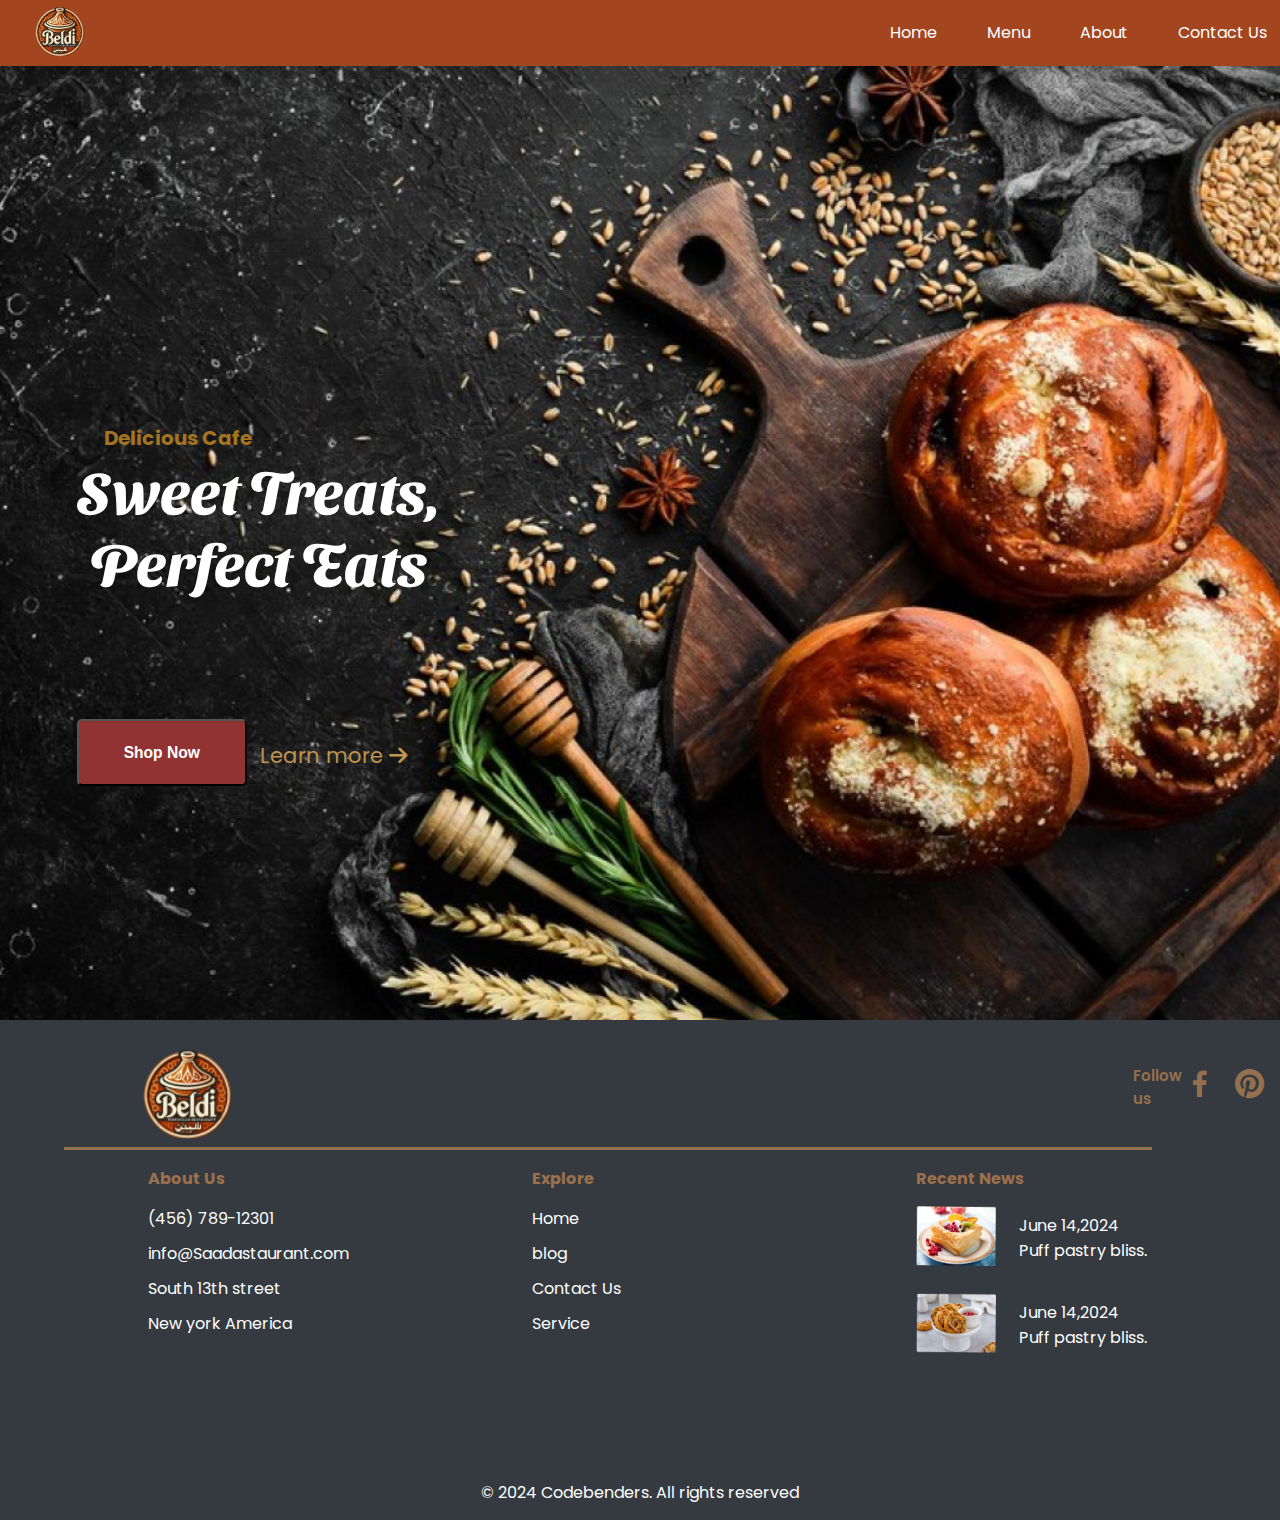
<file: index.html>
<!DOCTYPE html>
<html>
<head>
	<meta charset="utf-8">
	<title>resturant Saada</title>
	<link rel="stylesheet" href="https://unpkg.com/boxicons@latest/css/boxicons.min.css">
	<link rel="stylesheet" type="text/css" href="style.css">
  <link href="https://fonts.googleapis.com/css2?family=Paytone+One&family=Poppins:wght@100;200;300;400;500;600;700;800;900&display=swap" rel="stylesheet">
  <link href="https://fonts.googleapis.com/css2?family=Sansita+Swashed&display=swap" rel="stylesheet">
  <link rel="stylesheet" href="https://cdnjs.cloudflare.com/ajax/libs/font-awesome/6.0.0-beta3/css/all.min.css">

	<style>
		.logo{
			width: 50px;
			height: 50px;
			padding-top:9% ;
			padding-left: 65%;
		}
	</style>
	<body>
</head>
<body>
	
	<!--header--->
	<header class="rt">
		<a href="#">
		<img class="logo" src="image 1.png"></div>
	</a>
		<ul class="navbar">
			<li><a href="index.html">Home</a></li>
			<li><a href="menu.html">Menu</a></li>
			<li><a href="about.html">About</a></li>
			<li><a href="contact.html">Contact Us</a></li>
		</ul>
	</header>
	<!--Home section--->
	<section class="home">
		<div class="home-text">
			<h5>Delicious Cafe</h5>
			<h1>Sweet Treats,<br>
				Perfect Eats</h1>
				<div class="boot">
				<button class="button-text"><a href="menu.html"><h3>Shop Now</h3></a></button>
				<a href="about.html"><p>Learn more <i class="fa fa-arrow-right" aria-hidden="true"></i></p></a>
				</div>
				
</div>
		</div>
	</section>
	<!--footer--->
	<section class="contact">
		<div class="footer">
				<div class="logocontact">
					<img class="logos" src="image 1.png"></div>
						<div class="social">
							<h6>Follow us</h6>
							<a href="#"><i class='bx bxl-facebook' ></i></a>
							<a href="#"><i class='bx bxl-pinterest' ></i></a>
							<a href="#"><i class='bx bxl-whatsapp'></i></a>
							<a href="#"><i class='bx bxl-instagram-alt' ></i></a>
						</div>
				</div>
				<div class="vide">
					
				</div>
			<div class="main">
				<div class="list">
					<h4>About Us</h4>
					<ul>
						<li><a href="#">(456) 789-12301</a></li>
						<li><a href="#">info@Saadastaurant.com</a></li>
						<li><a href="#">South 13th street</a></li>
						<li><a href="#">New york America</a></li>
					</ul>
				</div>

				<div class="list">
					<h4>Explore</h4>
					<ul>
						<li><a href="resturant.html">Home</a></li>
						<li><a href="#">blog</a></li>
						<li><a href="contact.html">Contact Us</a></li>
						<li><a href="#">Service</a></li>
					</ul>
				</div>
				<div class="list">
					<h4>Recent News</h4>
					<ul>
						<li><img src="foot.png" width="80px" height="60px" ></li>
						<div class="place">
						<p class="date">June 14,2024</p>
						<p >Puff pastry bliss.</p>
					</div>
					<div class="place3">
						<li class="poss"><img src="foot2.png" width="80px" height="60px"></li>
						<div class="place2">
							<p class="date">June 14,2024</p>
							<p type>Puff pastry bliss.</p>
						</div>
					</div>
					</ul>
				</div>
				</div>
			</div>
		</div>

		<div class="end-text">
			<p>© 2024 Codebenders. All rights reserved</p>
		</div>
	</section>
</body>
</html>
</file>
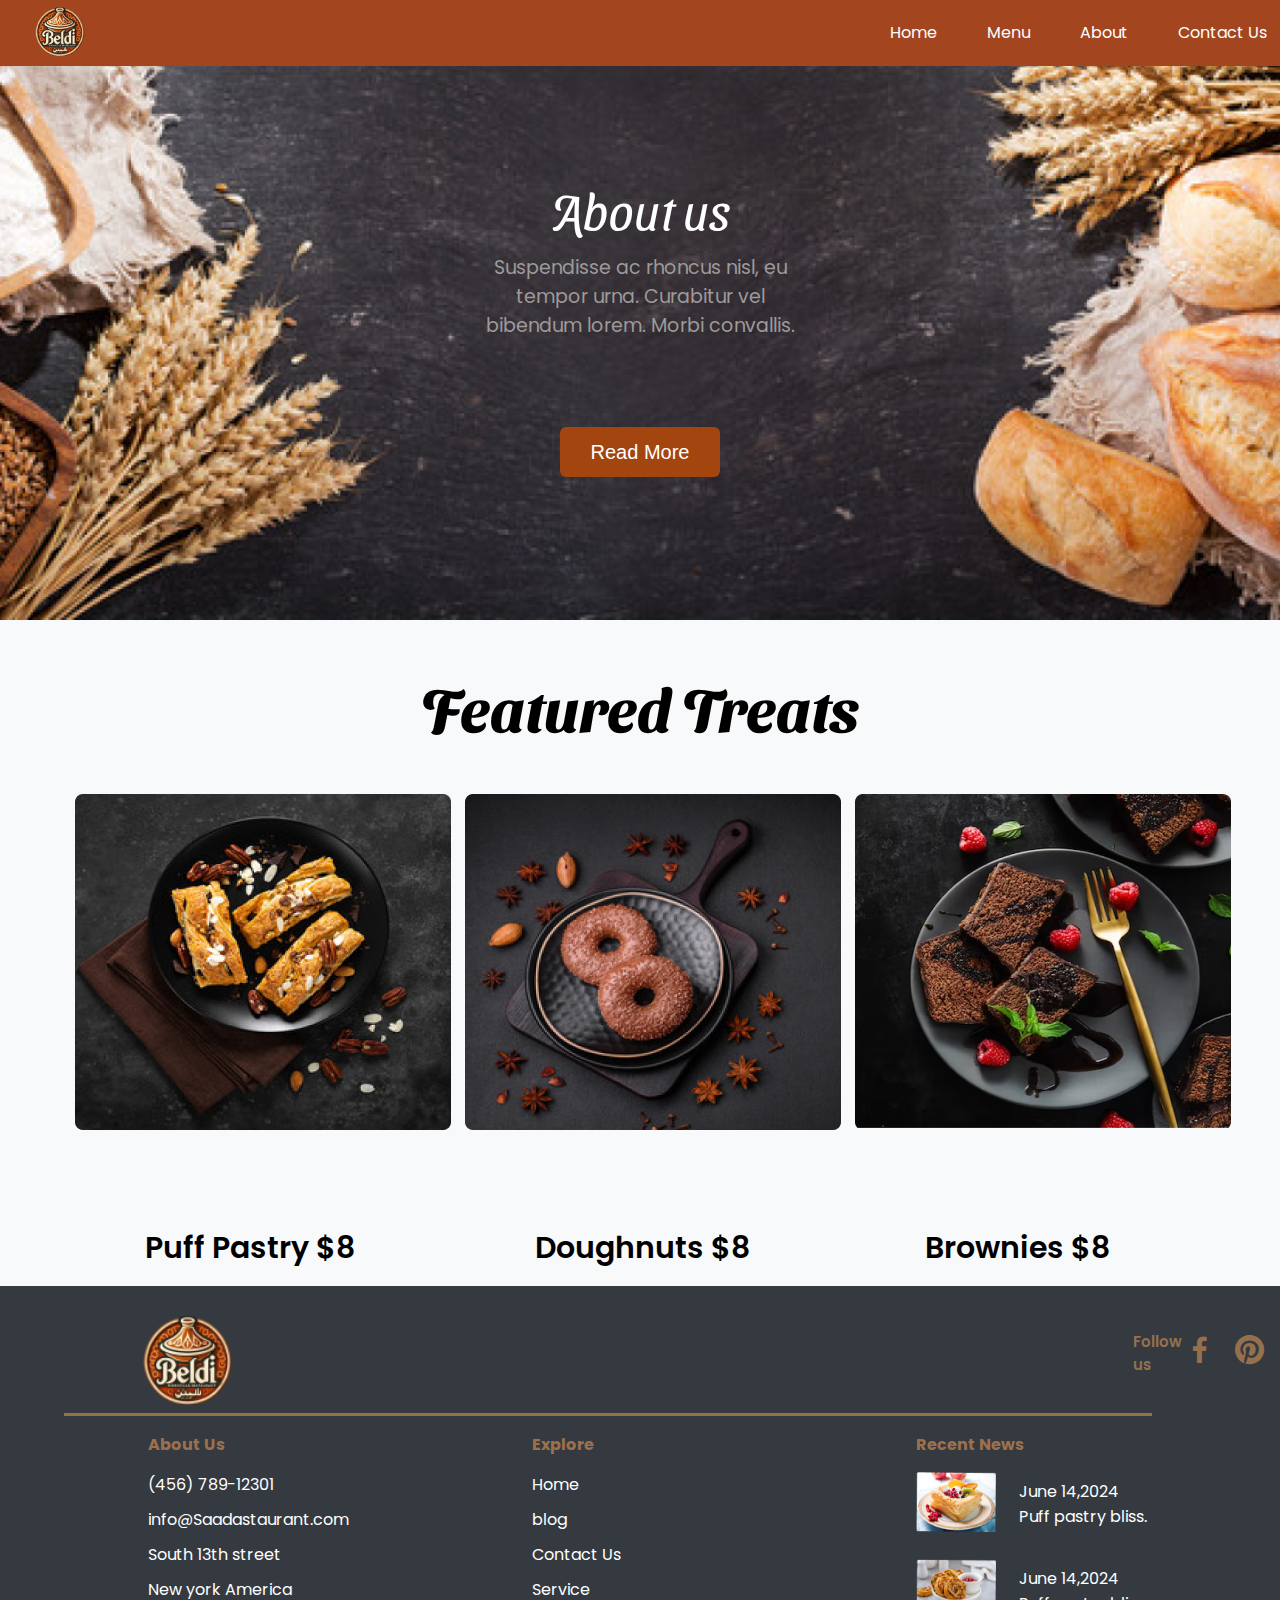
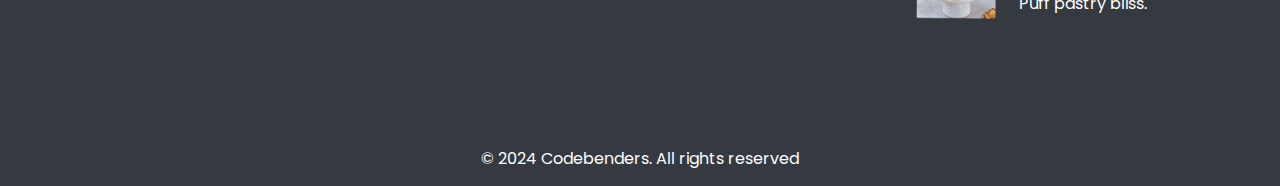
<file: about.html>
<!DOCTYPE html>
<html>
<head>
	<meta charset="utf-8">
	<title>resturant Saada</title>
	<link rel="stylesheet" href="https://unpkg.com/boxicons@latest/css/boxicons.min.css">
	<link rel="stylesheet" type="text/css" href="style.css">
  <link href="https://fonts.googleapis.com/css2?family=Paytone+One&family=Poppins:wght@100;200;300;400;500;600;700;800;900&display=swap" rel="stylesheet">
  <link href="https://fonts.googleapis.com/css2?family=Sansita+Swashed&display=swap" rel="stylesheet">
  <link rel="stylesheet" href="https://cdnjs.cloudflare.com/ajax/libs/font-awesome/6.0.0-beta3/css/all.min.css">

	<style>
		.logo{
			width: 50px;
			height: 50px;
			padding-top:9% ;
			padding-left: 65%;
		}
	</style>
	<body>
</head>
<body>
	
	<!--header--->
	<header class="rt">
		<a href="#">
		<img class="logo" src="image 1.png"></div>
	</a>
		<ul class="navbar">
			<li><a href="index.html">Home</a></li>
			<li><a href="menu.html">Menu</a></li>
			<li><a href="about.html">About</a></li>
			<li><a href="contact.html">Contact Us</a></li>
		</ul>
	</header>
    <div class="about">
        <div class="title-h4">
            <p style="color: white;">About us</p>
        </div>

            <p class="try">Suspendisse ac rhoncus nisl, eu <br>tempor urna. Curabitur vel <br>bibendum lorem. Morbi convallis.</p>
        <button>Read More</button>
</div>

    <div class="title-h2">
        <h2>Featured Treats</h2>
    </div>



    <div class="about-p">
    <div>
        <img src="about1.png" >
        <p>Puff Pastry 
            $8</p>
    </div>
    <div>
        <img src="about2.png" >
        <p>Doughnuts
            $8</p>
    </div>
    <div>
        <img src="about3.png" >
        <p>Brownies
            $8</p>
    </div>
</div>

    <!--footer--->
	<section class="contact">
		<div class="footer">
				<div class="logocontact">
					<img class="logos" src="image 1.png"></div>
						<div class="social">
							<h6>Follow us</h6>
							<a href="#"><i class='bx bxl-facebook' ></i></a>
							<a href="#"><i class='bx bxl-pinterest' ></i></a>
							<a href="#"><i class='bx bxl-whatsapp'></i></a>
							<a href="#"><i class='bx bxl-instagram-alt' ></i></a>
						</div>
				</div>
				<div class="vide">
					
				</div>
			<div class="main">
				<div class="list">
					<h4>About Us</h4>
					<ul>
						<li><a href="#">(456) 789-12301</a></li>
						<li><a href="#">info@Saadastaurant.com</a></li>
						<li><a href="#">South 13th street</a></li>
						<li><a href="#">New york America</a></li>
					</ul>
				</div>

				<div class="list">
					<h4>Explore</h4>
					<ul>
						<li><a href="resturant.html">Home</a></li>
						<li><a href="#">blog</a></li>
						<li><a href="contact.html">Contact Us</a></li>
						<li><a href="#">Service</a></li>
					</ul>
				</div>
				<div class="list">
					<h4>Recent News</h4>
					<ul>
						<li><img src="foot.png" width="80px" height="60px" ></li>
						<div class="place">
						<p class="date">June 14,2024</p>
						<p >Puff pastry bliss.</p>
					</div>
					<div class="place3">
						<li class="poss"><img src="foot2.png" width="80px" height="60px"></li>
						<div class="place2">
							<p class="date">June 14,2024</p>
							<p type>Puff pastry bliss.</p>
						</div>
					</div>
					</ul>
				</div>
				</div>
			</div>
		</div>

		<div class="end-text">
			<p>© 2024 Codebenders. All rights reserved</p>
		</div>
	</section>
</body>
</html>
</file>
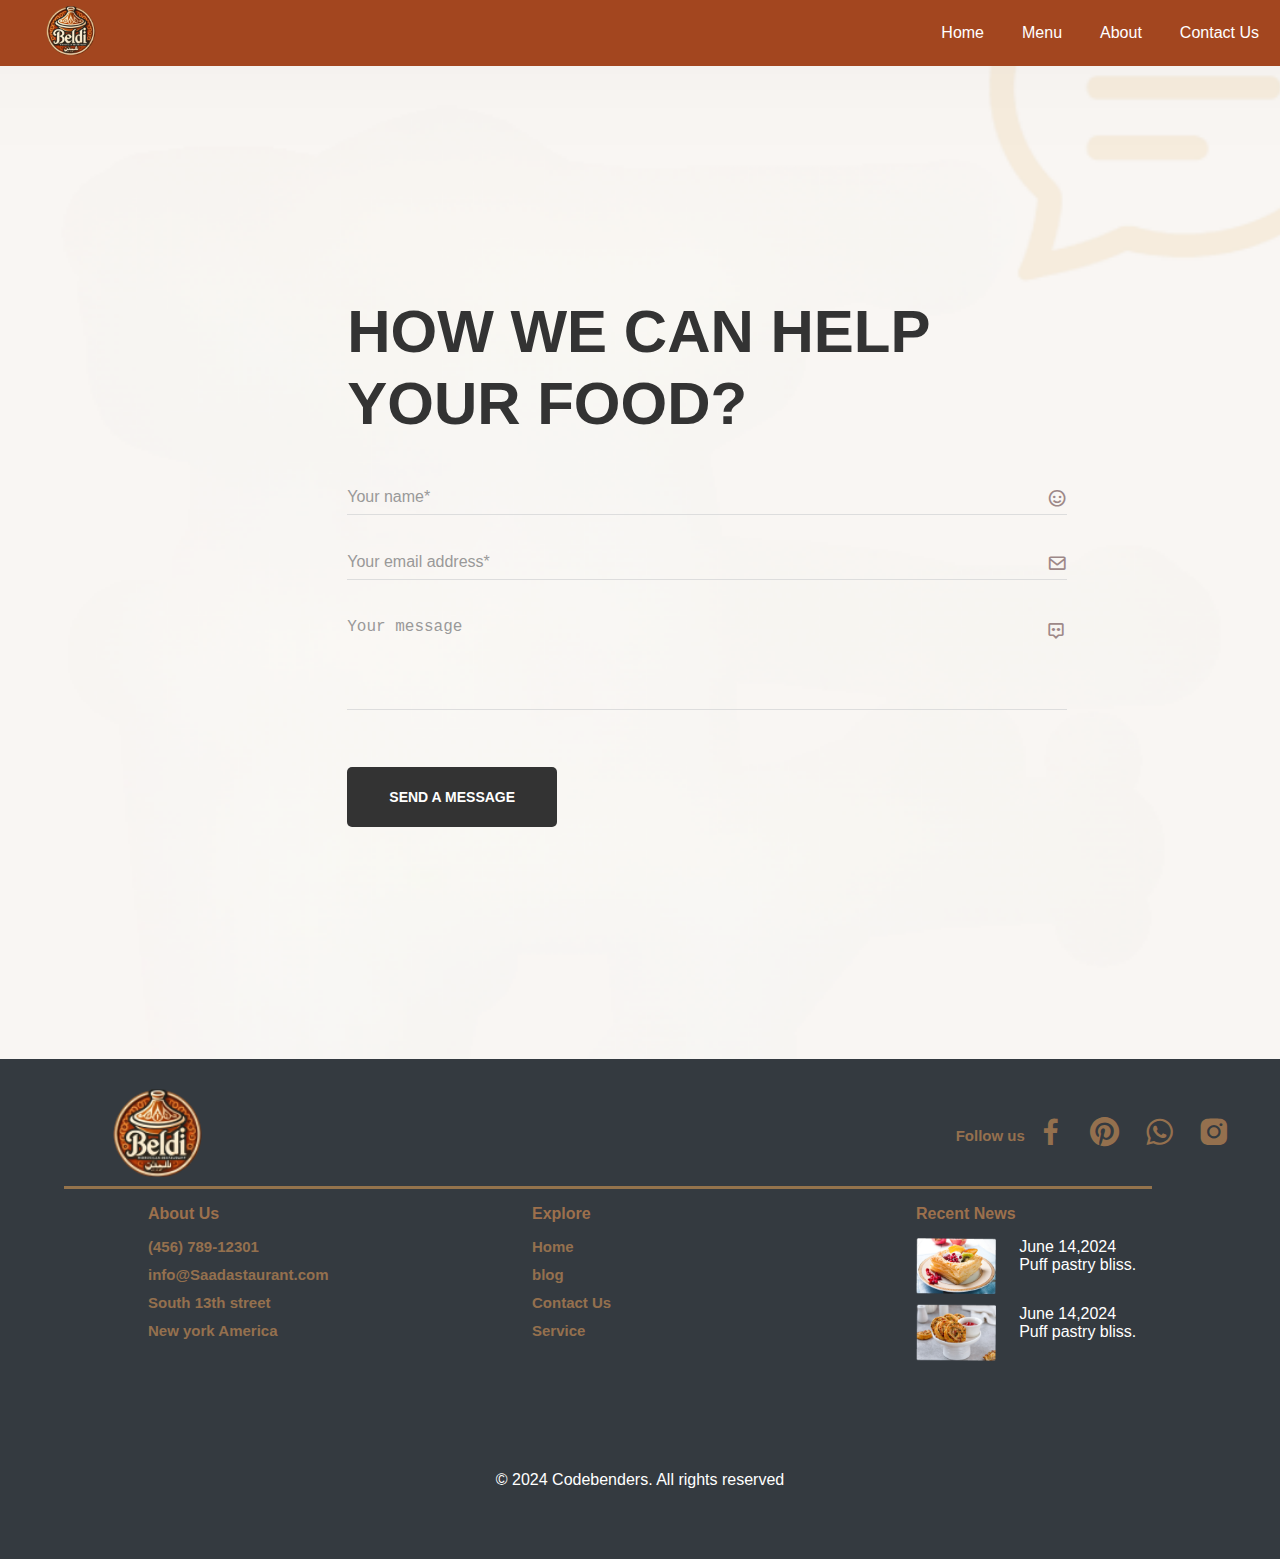
<file: contact.html>
<!DOCTYPE html>
<html>
<head>
	<meta charset="utf-8">
	<title>resturant Saada</title>
	<link rel="stylesheet" href="https://unpkg.com/boxicons@latest/css/boxicons.min.css">
	<link rel="stylesheet" type="text/css" href="cont.css">
  <link href="https://fonts.googleapis.com/css2?family=Paytone+One&family=Poppins:wght@100;200;300;400;500;600;700;800;900&display=swap" rel="stylesheet">
  <link href="https://fonts.googleapis.com/css2?family=Sansita+Swashed&display=swap" rel="stylesheet">
  <link rel="stylesheet" href="https://cdnjs.cloudflare.com/ajax/libs/font-awesome/6.0.0-beta3/css/all.min.css">
  <link rel="preconnect" href="https://fonts.googleapis.com">
<link rel="preconnect" href="https://fonts.gstatic.com" crossorigin>
<link href="https://fonts.googleapis.com/css2?family=Poor+Story&display=swap" rel="stylesheet">
<link rel="stylesheet" href="https://unpkg.com/boxicons@latest/css/boxicons.min.css">

</head>
<body>
    <!--header--->
	<header class="rt">
		<a href="#">
            <img class="logo" src="image 1.png"></div>
        </a>
		<ul class="navbar">
			<li><a href="index.html">Home</a></li>
			<li><a href="menu.html">Menu</a></li>
			<li><a href="about.html">About</a></li>
			<li><a href="contact.html">Contact Us</a></li>
		</ul>
	</header>
    <div>
    <section class="cont-try">
    <div class="form-container">
        <h1>HOW WE CAN HELP YOUR FOOD?</h1>
        <form>
            <div class="input-group">
                <input type="text" placeholder="Your name*" required>
                <i class='bx bx-smile' ></i>
            </div>
            <div class="input-group">
                <input type="email" placeholder="Your email address*" required>
                <i class='bx bx-envelope'></i>     

            </div>
            <div class="input-group">
                <textarea placeholder="Your message"></textarea>
                <i id="xr"  class='bx bx-message-alt-dots' ></i>
            </div>
            <button type="submit">Send a message</button>
        </form>
    </div>
</section>
</div>
 <!--footer--->
 <section class="contact">
    <div class="footer">
            <div class="logocontact">
                <img class="logos" src="image 1.png"></div>
                    <div class="social">
                        <h6>Follow us</h6>
                        <a href="#"><i class='bx bxl-facebook' ></i></a>
                        <a href="#"><i class='bx bxl-pinterest' ></i></a>
                        <a href="#"><i class='bx bxl-whatsapp'></i></a>
                        <a href="#"><i class='bx bxl-instagram-alt' ></i></a>
                    </div>
            </div>
            <div class="vide">
                
            </div>
        <div class="main">
            <div class="list">
                <h4>About Us</h4>
                <ul>
                    <li><a href="#">(456) 789-12301</a></li>
                    <li><a href="#">info@Saadastaurant.com</a></li>
                    <li><a href="#">South 13th street</a></li>
                    <li><a href="#">New york America</a></li>
                </ul>
            </div>

            <div class="list">
                <h4>Explore</h4>
                <ul>
                    <li><a href="resturant.html">Home</a></li>
                    <li><a href="#">blog</a></li>
                    <li><a href="contact.html">Contact Us</a></li>
                    <li><a href="#">Service</a></li>
                </ul>
            </div>
            <div class="list">
                <h4>Recent News</h4>
                <ul>
                    <li><img src="foot.png" width="80px" height="60px" ></li>
                    <div class="place">
                    <p class="date">June 14,2024</p>
                    <p >Puff pastry bliss.</p>
                </div>
                <div class="place3">
                    <li class="poss"><img src="foot2.png" width="80px" height="60px"></li>
                    <div class="place2">
                        <p class="date">June 14,2024</p>
                        <p type>Puff pastry bliss.</p>
                    </div>
                </div>
                </ul>
            </div>
            </div>
        </div>
    </div>

    <div class="end-text">
        <p>© 2024 Codebenders. All rights reserved</p>
    </div>
</section>

</body>
</html>
</file>
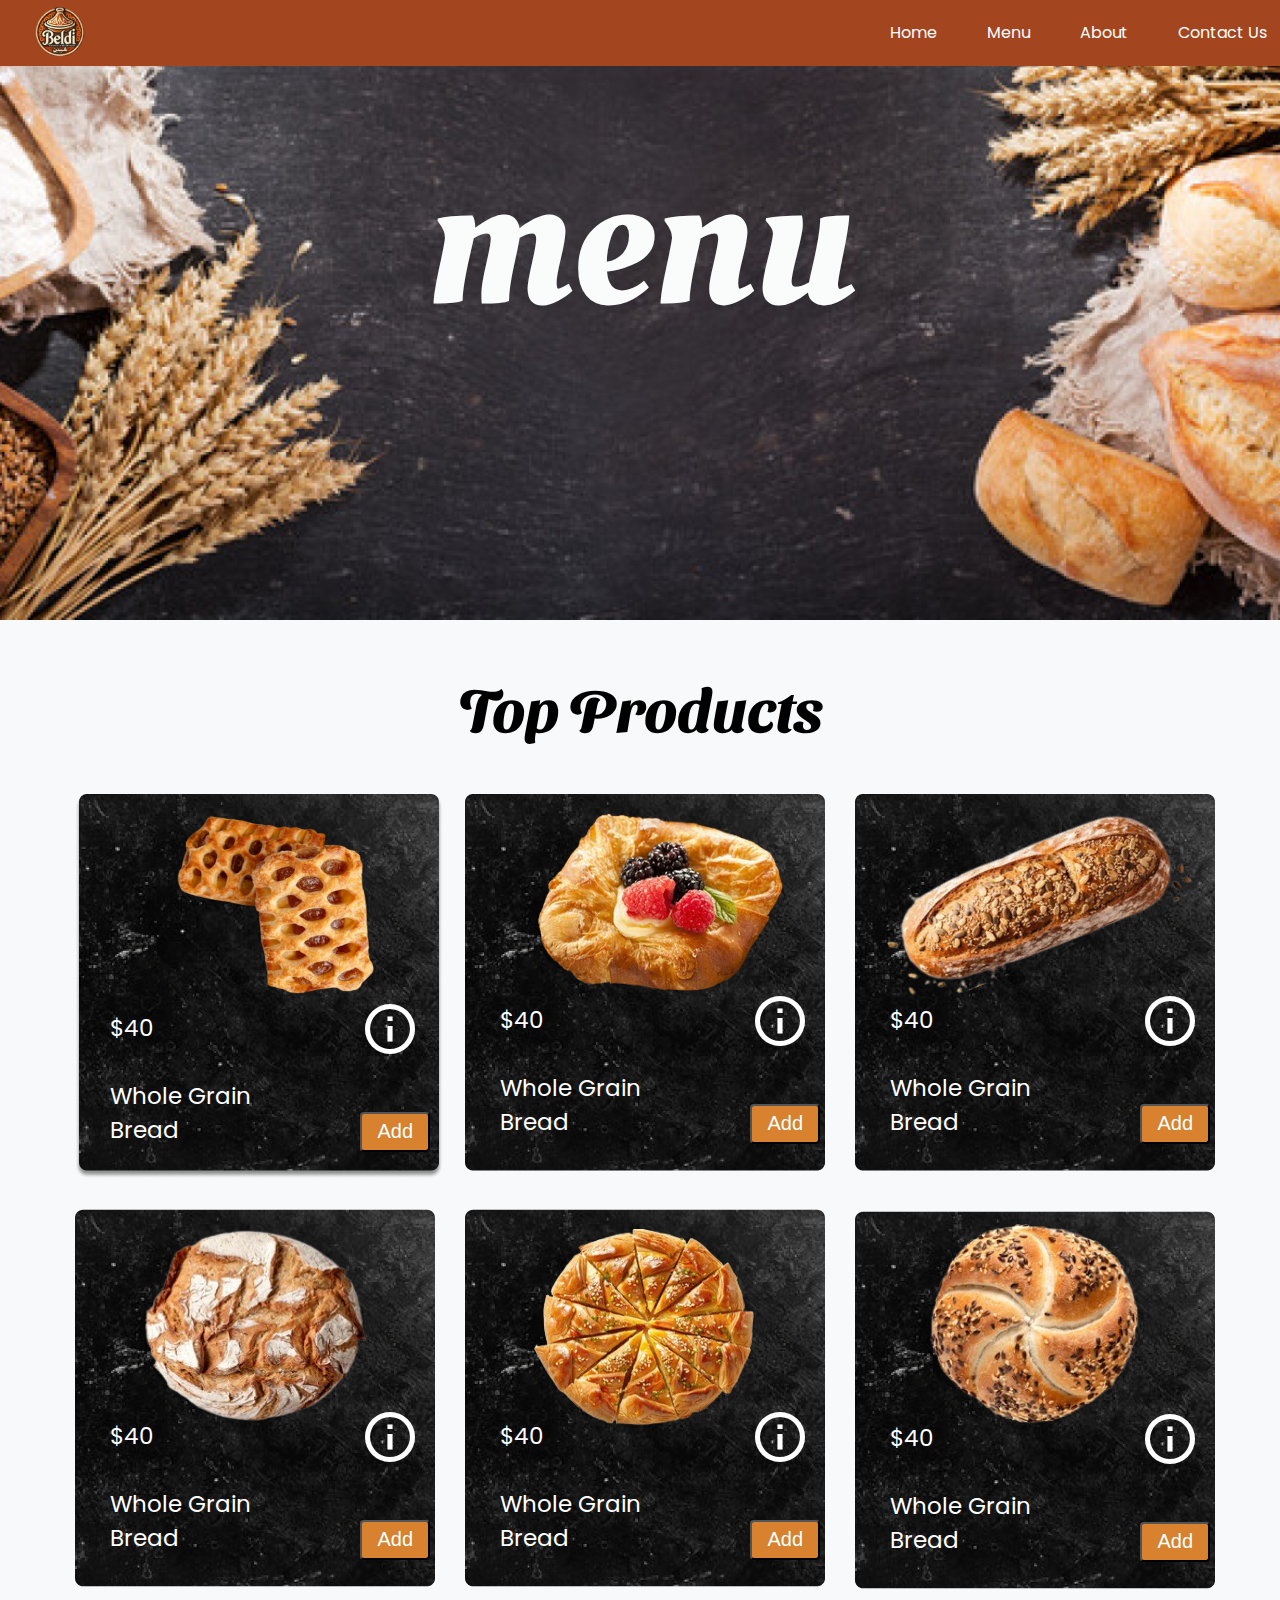
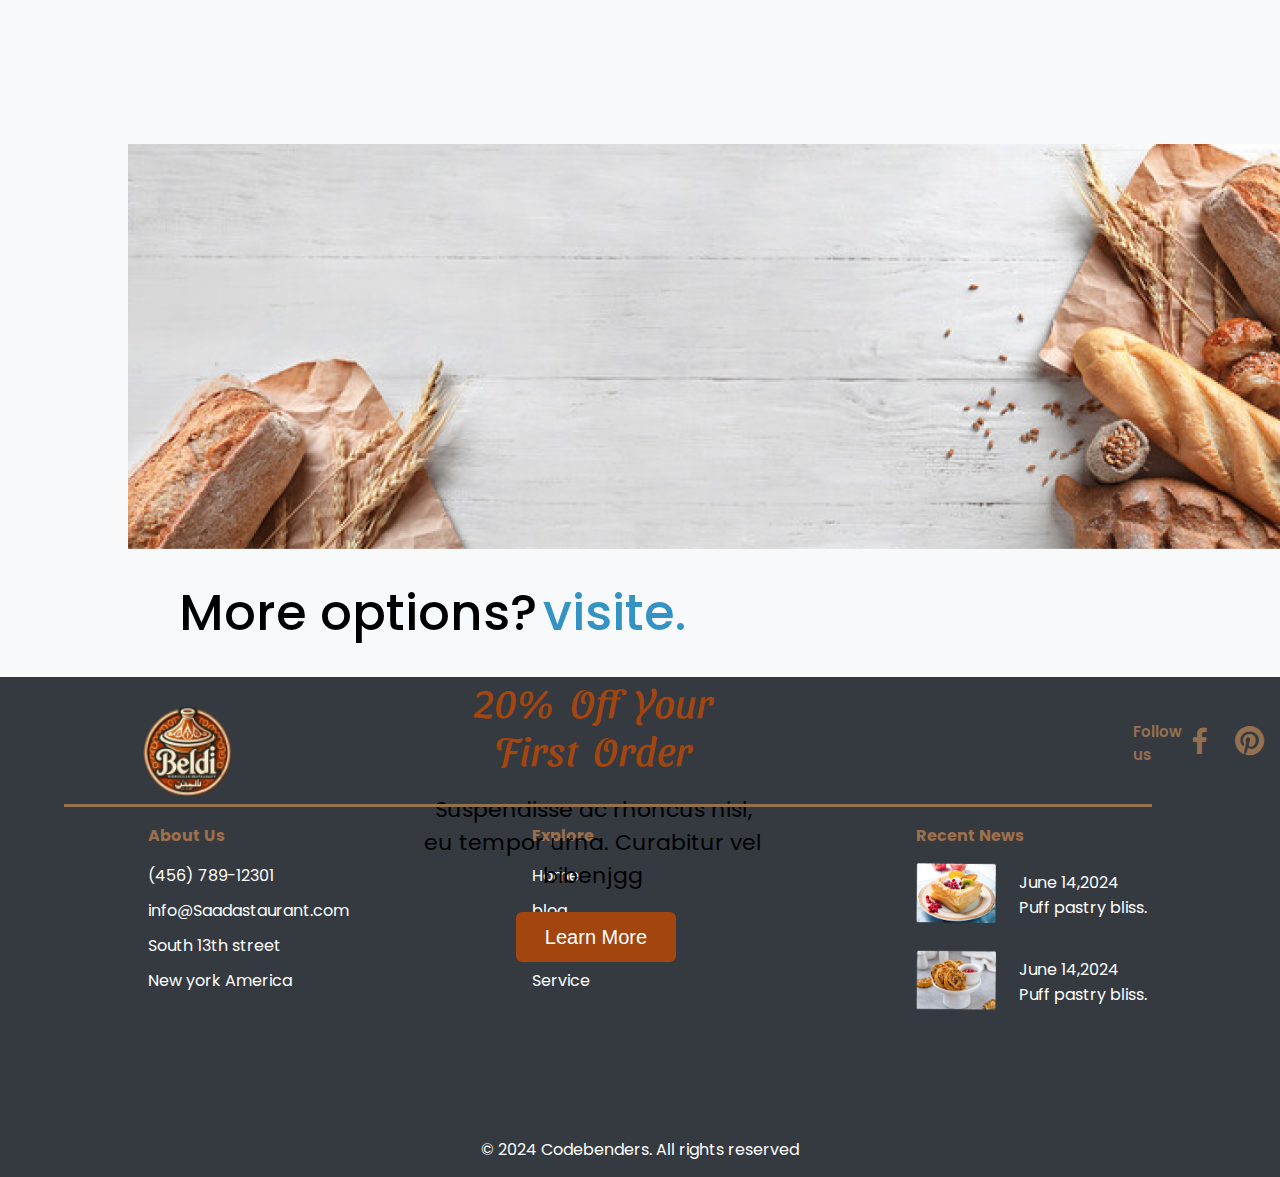
<file: menu.html>
<!DOCTYPE html>
<html>
<head>
	<meta charset="utf-8">
	<title>resturant Saada</title>
	<link rel="stylesheet" href="https://unpkg.com/boxicons@latest/css/boxicons.min.css">
	<link rel="stylesheet" type="text/css" href="style.css">
  <link href="https://fonts.googleapis.com/css2?family=Paytone+One&family=Poppins:wght@100;200;300;400;500;600;700;800;900&display=swap" rel="stylesheet">
  <link href="https://fonts.googleapis.com/css2?family=Sansita+Swashed&display=swap" rel="stylesheet">
  <link rel="stylesheet" href="https://cdnjs.cloudflare.com/ajax/libs/font-awesome/6.0.0-beta3/css/all.min.css">
  <link href="https://fonts.googleapis.com/css2?family=Oleo+Script&display=swap" rel="stylesheet">
  

	<style>
		.logo{
			width: 50px;
			height: 50px;
			padding-top:9% ;
			padding-left: 65%;
		}
	</style>
	<body>
</head>
<body>
	
	<!--header--->
	<header class="rt">
		<a href="#">
		<img class="logo" src="image 1.png"></div>
	</a>
		<ul class="navbar">
			<li><a href="index.html">Home</a></li>
			<li><a href="menu.html">Menu</a></li>
			<li><a href="about.html">About</a></li>
			<li><a href="contact.html">Contact Us</a></li>
		</ul>
	</header>
    <section class="menus">
        <h1 class="h1">menu</h1>
    </section>
<div class="title-h2">
    <h2>Top Products</h2>
</div>
<div class="grid">
    <div>
        <img src="menu2.png" >
        <div class="photo">
    <div class="paragraph">
     <p>$40</p>
     <br>
     <p>Whole Grain <br>
        Bread</p>
    </div>
    <div class="info">
        <i class='bx bx-info-circle'></i><br><br><br>
      <a href="#"> <button>Add</button></a> 
        </div>
    </div>
    </div>
<div>
    <img src="menu3.png" >
    <div class="photo">
<div class="paragraph">
 <p>$40</p>
 <br>
 <p>Whole Grain <br>
    Bread</p>
</div>
<div class="info">
    <i class='bx bx-info-circle'></i><br><br><br>
  <a href="#"> <button>Add</button></a> 
    </div>
</div>
</div>
<div>
    <img src="menu4.png" >
    <div class="photo">
<div class="paragraph">
 <p>$40</p>
 <br>
 <p>Whole Grain <br>
    Bread</p>
</div>
<div class="info">
    <i class='bx bx-info-circle'></i><br><br><br>
  <a href="#"> <button>Add</button></a> 
    </div>
</div>
</div>
<div>
    <img src="menu5.png" >
    <div class="photo">
<div class="paragraph">
 <p>$40</p>
 <br>
 <p>Whole Grain <br>
    Bread</p>
</div>
<div class="info">
    <i class='bx bx-info-circle'></i><br><br><br>
  <a href="#"> <button>Add</button></a> 
    </div>
</div>
</div>
<div>
    <img src="menu6.png" >
    <div class="photo">
<div class="paragraph">
 <p>$40</p>
 <br>
 <p>Whole Grain <br>
    Bread</p>
</div>
<div class="info">
    <i class='bx bx-info-circle'></i><br><br><br>
  <a href="#"> <button>Add</button></a> 
    </div>
</div>
</div>
<div>
    <img src="menu7.png" >
    <div class="photo">
<div class="paragraph">
 <p>$40</p>
 <br>
 <p>Whole Grain <br>
    Bread</p>
</div>
<div class="info">
    <i class='bx bx-info-circle'></i><br><br><br>
  <a href="#"> <button>Add</button></a> 
    </div>
</div>
</div>
</div>

<img class="my-puct" src="pucture4.png" alt="pucture"> 
<div class="text-puct">
<p class="first" style="color:rgb(163, 69, 15);">20% Off  Your <br> First Order</p>
<p>Suspendisse ac rhoncus nisl,<br> eu tempor urna. Curabitur vel<br> bibenjgg</p>
<button>Learn More</button>
</div>
<div class="option">
    <p> More options?<a href="more1.html">visite.</a></p>
</div>


<!--footer--->
<section class="contact">
    <div class="footer">
            <div class="logocontact">
                <img class="logos" src="image 1.png"></div>
                    <div class="social">
                        <h6>Follow us</h6>
                        <a href="#"><i class='bx bxl-facebook' ></i></a>
                        <a href="#"><i class='bx bxl-pinterest' ></i></a>
                        <a href="#"><i class='bx bxl-whatsapp'></i></a>
                        <a href="#"><i class='bx bxl-instagram-alt' ></i></a>
                    </div>
            </div>
            <div class="vide">
                
            </div>
        <div class="main">
            <div class="list">
                <h4>About Us</h4>
                <ul>
                    <li><a href="#">(456) 789-12301</a></li>
                    <li><a href="#">info@Saadastaurant.com</a></li>
                    <li><a href="#">South 13th street</a></li>
                    <li><a href="#">New york America</a></li>
                </ul>
            </div>

            <div class="list">
                <h4>Explore</h4>
                <ul>
                    <li><a href="resturant.html">Home</a></li>
                    <li><a href="#">blog</a></li>
                    <li><a href="contact.html">Contact Us</a></li>
                    <li><a href="#">Service</a></li>
                </ul>
            </div>
            <div class="list">
                <h4>Recent News</h4>
                <ul>
                    <li><img src="foot.png" width="80px" height="60px" ></li>
                    <div class="place">
                    <p class="date">June 14,2024</p>
                    <p >Puff pastry bliss.</p>
                </div>
                <div class="place3">
                    <li class="poss"><img src="foot2.png" width="80px" height="60px"></li>
                    <div class="place2">
                        <p class="date">June 14,2024</p>
                        <p type>Puff pastry bliss.</p>
                    </div>
                </div>
                </ul>
            </div>
            </div>
        </div>
    </div>

    <div class="end-text">
        <p>© 2024 Codebenders. All rights reserved</p>
    </div>
</section>
</body>
</html>
</file>
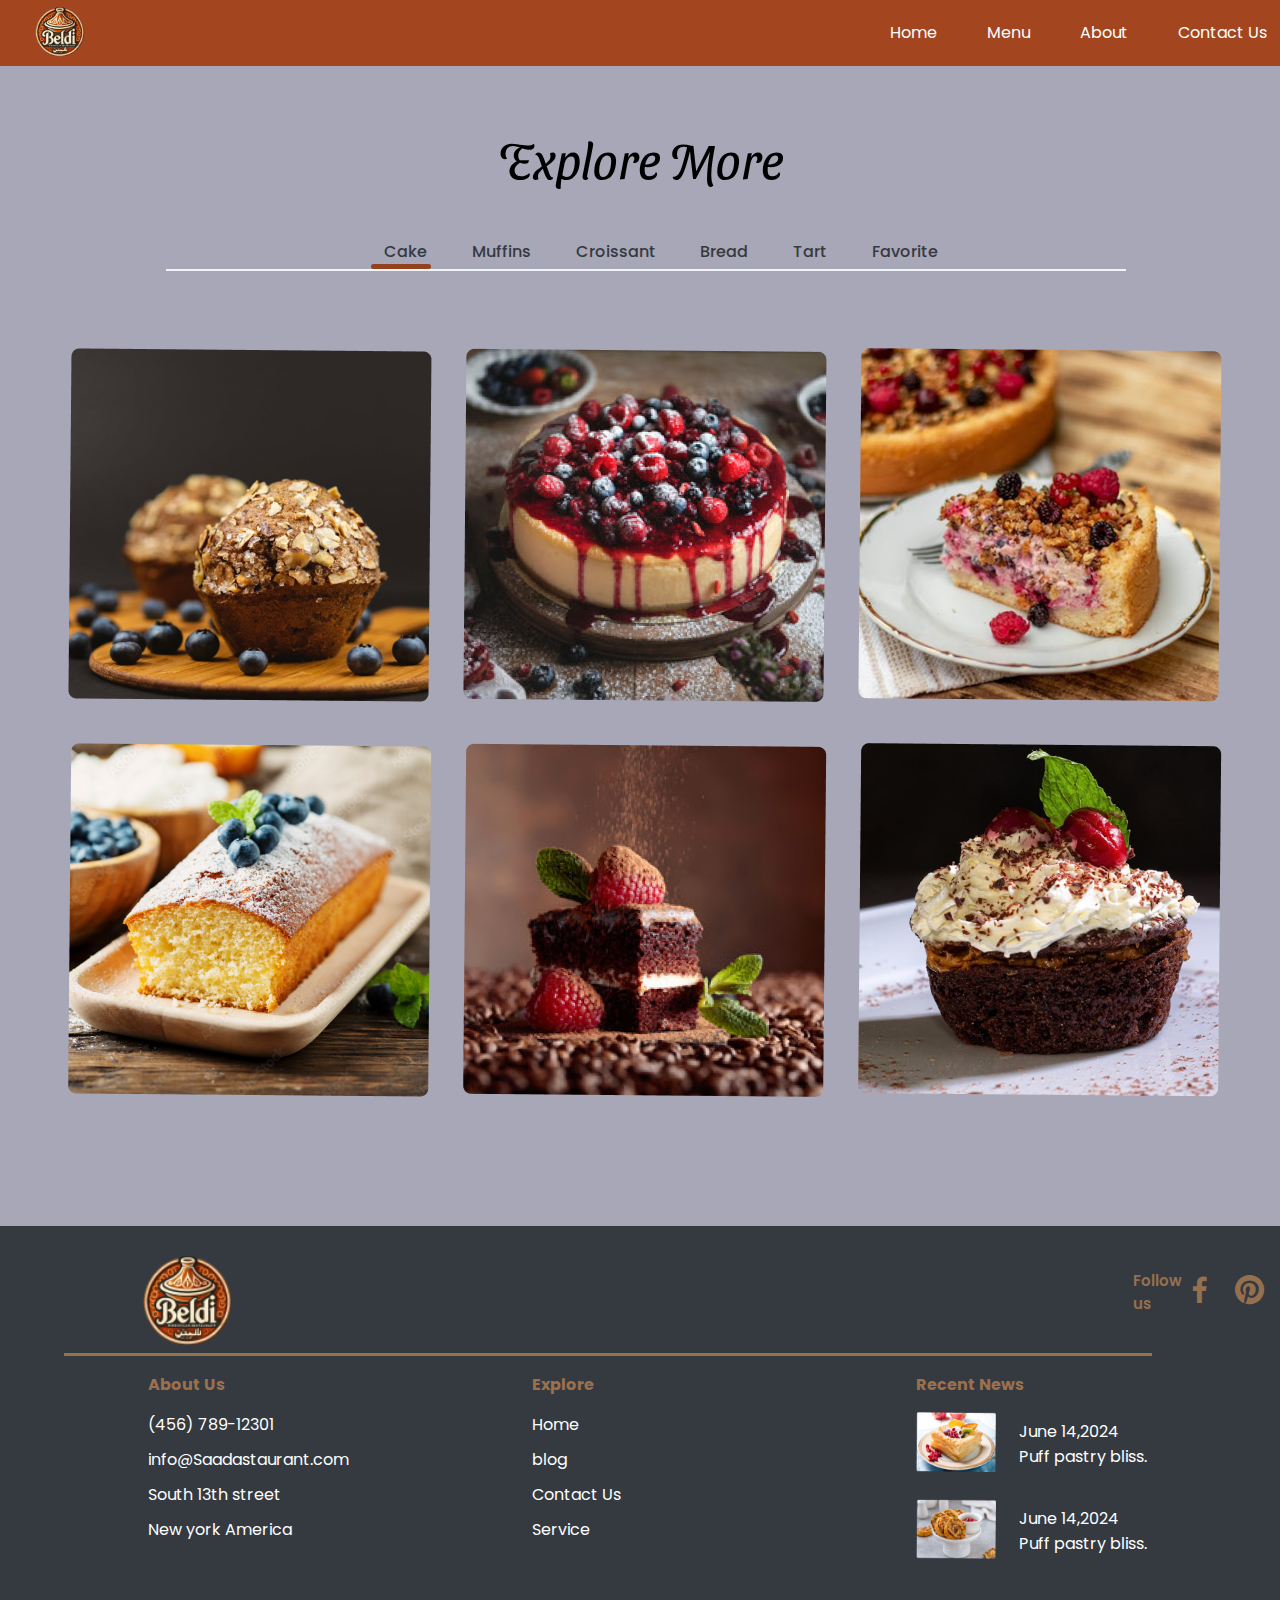
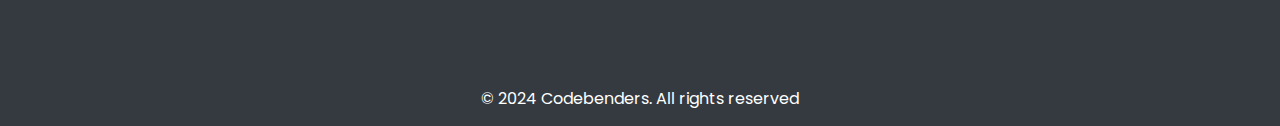
<file: more1.html>
<!DOCTYPE html>
<html>
<head>
	<meta charset="utf-8">
	<title>resturant Saada</title>
	<link rel="stylesheet" href="https://unpkg.com/boxicons@latest/css/boxicons.min.css">
	<link rel="stylesheet" type="text/css" href="style.css">
  <link href="https://fonts.googleapis.com/css2?family=Paytone+One&family=Poppins:wght@100;200;300;400;500;600;700;800;900&display=swap" rel="stylesheet">
  <link href="https://fonts.googleapis.com/css2?family=Sansita+Swashed&display=swap" rel="stylesheet">
  <link rel="stylesheet" href="https://cdnjs.cloudflare.com/ajax/libs/font-awesome/6.0.0-beta3/css/all.min.css">

	<style>
		.logo{
			width: 50px;
			height: 50px;
			padding-top:9% ;
			padding-left: 65%;
		}
	</style>
	<body>
</head>
<body style="background-color: rgb(168, 167, 183);">
	
	<!--header--->
	<header class="rt">
		<a href="#">
		<img class="logo" src="image 1.png"></div>
	</a>
		<ul class="navbar">
			<li><a href="index.html">Home</a></li>
			<li><a href="menu.html">Menu</a></li>
			<li><a href="about.html">About</a></li>
			<li><a href="contact.html">Contact Us</a></li>
		</ul>
	</header>
<div class="title-more">
    <p>Explore More</p>
</div>
<div class="choix">
    <div>
        <p><a href="more1.html">Cake</a></p>
    </div>
    <div>
        <p><a href="more2.html">Muffins</a></p>
    </div>
    <div>
        <p><a href="more3.html">Croissant</a></p>
    </div>
    <div>
        <p><a href="more4.html">Bread</a></p>
    </div>
    <div>
        <p><a href="more5.html">Tart</a></p>
    </div>
    <div>
        <p><a href="more6.html">Favorite</a></p>
    </div>
</div>
<div class="vides1">
</div>
<div class="vides2">
</div>
<div class="grides">
    <div>
        <img src="cake1.png" alt="cake">
    </div>
    <div>
        <img src="cake2.png" alt="cake">
    </div>
    <div>
        <img src="cake3.png" alt="cake">
    </div>
    <div>
        <img src="cake4.png" alt="cake">
    </div>
    <div>
        <img src="cake5.png" alt="cake">
    </div>
    <div>
        <img src="cake6.png" alt="cake">
    </div>
</div>


    <!--footer--->
<section class="contact">
    <div class="footer">
            <div class="logocontact">
                <img class="logos" src="image 1.png"></div>
                    <div class="social">
                        <h6>Follow us</h6>
                        <a href="#"><i class='bx bxl-facebook' ></i></a>
                        <a href="#"><i class='bx bxl-pinterest' ></i></a>
                        <a href="#"><i class='bx bxl-whatsapp'></i></a>
                        <a href="#"><i class='bx bxl-instagram-alt' ></i></a>
                    </div>
            </div>
            <div class="vide">
                
            </div>
        <div class="main">
            <div class="list">
                <h4>About Us</h4>
                <ul>
                    <li><a href="#">(456) 789-12301</a></li>
                    <li><a href="#">info@Saadastaurant.com</a></li>
                    <li><a href="#">South 13th street</a></li>
                    <li><a href="#">New york America</a></li>
                </ul>
            </div>

            <div class="list">
                <h4>Explore</h4>
                <ul>
                    <li><a href="resturant.html">Home</a></li>
                    <li><a href="#">blog</a></li>
                    <li><a href="contact.html">Contact Us</a></li>
                    <li><a href="#">Service</a></li>
                </ul>
            </div>
            <div class="list">
                <h4>Recent News</h4>
                <ul>
                    <li><img src="foot.png" width="80px" height="60px" ></li>
                    <div class="place">
                    <p class="date">June 14,2024</p>
                    <p >Puff pastry bliss.</p>
                </div>
                <div class="place3">
                    <li class="poss"><img src="foot2.png" width="80px" height="60px"></li>
                    <div class="place2">
                        <p class="date">June 14,2024</p>
                        <p type>Puff pastry bliss.</p>
                    </div>
                </div>
                </ul>
            </div>
            </div>
        </div>
    </div>

    <div class="end-text">
        <p>© 2024 Codebenders. All rights reserved</p>
    </div>
</section>
</body>
</html>
</file>
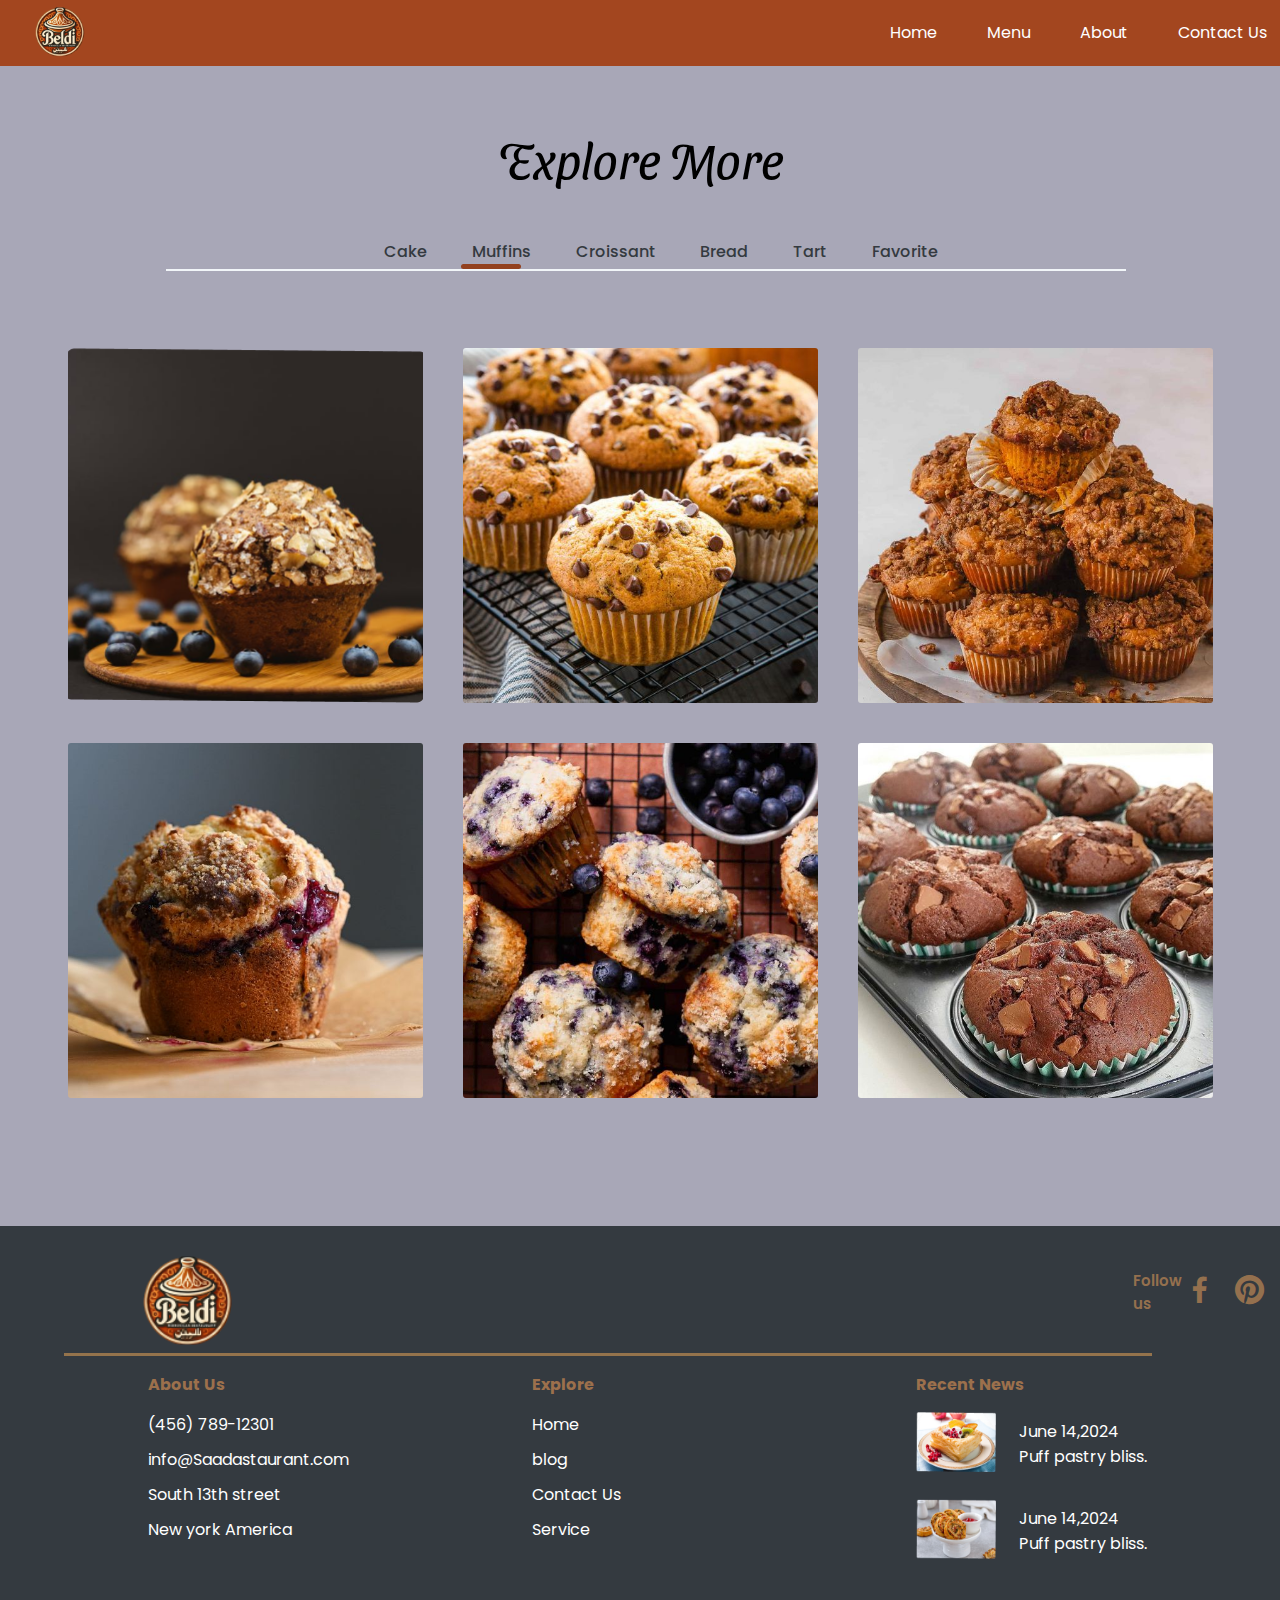
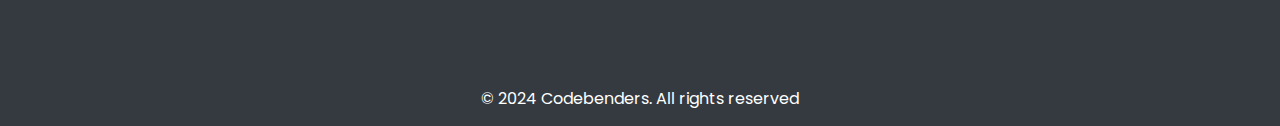
<file: more2.html>
<!DOCTYPE html>
<html>
<head>
	<meta charset="utf-8">
	<title>resturant Saada</title>
	<link rel="stylesheet" href="https://unpkg.com/boxicons@latest/css/boxicons.min.css">
	<link rel="stylesheet" type="text/css" href="style.css">
  <link href="https://fonts.googleapis.com/css2?family=Paytone+One&family=Poppins:wght@100;200;300;400;500;600;700;800;900&display=swap" rel="stylesheet">
  <link href="https://fonts.googleapis.com/css2?family=Sansita+Swashed&display=swap" rel="stylesheet">
  <link rel="stylesheet" href="https://cdnjs.cloudflare.com/ajax/libs/font-awesome/6.0.0-beta3/css/all.min.css">

	<style>
		.logo{
			width: 50px;
			height: 50px;
			padding-top:9% ;
			padding-left: 65%;
		}
	</style>
	<body>
</head>
<body style="background-color: rgb(168, 167, 183);">
	
	<!--header--->
	<header class="rt">
		<a href="#">
		<img class="logo" src="image 1.png"></div>
	</a>
		<ul class="navbar">
			<li><a href="index.html">Home</a></li>
			<li><a href="menu.html">Menu</a></li>
			<li><a href="about.html">About</a></li>
			<li><a href="contact.html">Contact Us</a></li>
		</ul>
	</header>
<div class="title-more">
    <p>Explore More</p>
</div>
<div class="choix">
    <div>
        <p><a href="more1.html">Cake</a></p>
    </div>
    <div>
        <p><a href="more2.html">Muffins</a></p>
    </div>
    <div>
        <p><a href="more3.html">Croissant</a></p>
    </div>
    <div>
        <p><a href="more4.html">Bread</a></p>
    </div>
    <div>
        <p><a href="more5.html">Tart</a></p>
    </div>
    <div>
        <p><a href="more6.html">Favorite</a></p>
    </div>
</div>
<div class="vid2">
</div>
<div class="vides2">
</div>
<div class="tart0">
    <div>
        <img src="cake1.png" alt="cake">
    </div>
    <div>
        <img src="./image/muffis1.jpg" alt="cake">
    </div>
    <div>
        <img src="./image/muffis3.jpg" alt="cake">
    </div>
    <div>
        <img src="./image/muffis6.jpg" alt="cake">
    </div>
    <div>
        <img src="./image/muffis2.jpg" alt="cake">
    </div>
    <div>
        <img src="./image/muffis4.jpg" alt="cake">
    </div>
</div>


    <!--footer--->
<section class="contact">
    <div class="footer">
            <div class="logocontact">
                <img class="logos" src="image 1.png"></div>
                    <div class="social">
                        <h6>Follow us</h6>
                        <a href="#"><i class='bx bxl-facebook' ></i></a>
                        <a href="#"><i class='bx bxl-pinterest' ></i></a>
                        <a href="#"><i class='bx bxl-whatsapp'></i></a>
                        <a href="#"><i class='bx bxl-instagram-alt' ></i></a>
                    </div>
            </div>
            <div class="vide">
                
            </div>
        <div class="main">
            <div class="list">
                <h4>About Us</h4>
                <ul>
                    <li><a href="#">(456) 789-12301</a></li>
                    <li><a href="#">info@Saadastaurant.com</a></li>
                    <li><a href="#">South 13th street</a></li>
                    <li><a href="#">New york America</a></li>
                </ul>
            </div>

            <div class="list">
                <h4>Explore</h4>
                <ul>
                    <li><a href="resturant.html">Home</a></li>
                    <li><a href="#">blog</a></li>
                    <li><a href="contact.html">Contact Us</a></li>
                    <li><a href="#">Service</a></li>
                </ul>
            </div>
            <div class="list">
                <h4>Recent News</h4>
                <ul>
                    <li><img src="foot.png" width="80px" height="60px" ></li>
                    <div class="place">
                    <p class="date">June 14,2024</p>
                    <p >Puff pastry bliss.</p>
                </div>
                <div class="place3">
                    <li class="poss"><img src="foot2.png" width="80px" height="60px"></li>
                    <div class="place2">
                        <p class="date">June 14,2024</p>
                        <p type>Puff pastry bliss.</p>
                    </div>
                </div>
                </ul>
            </div>
            </div>
        </div>
    </div>

    <div class="end-text">
        <p>© 2024 Codebenders. All rights reserved</p>
    </div>
</section>
</body>
</html>
</file>
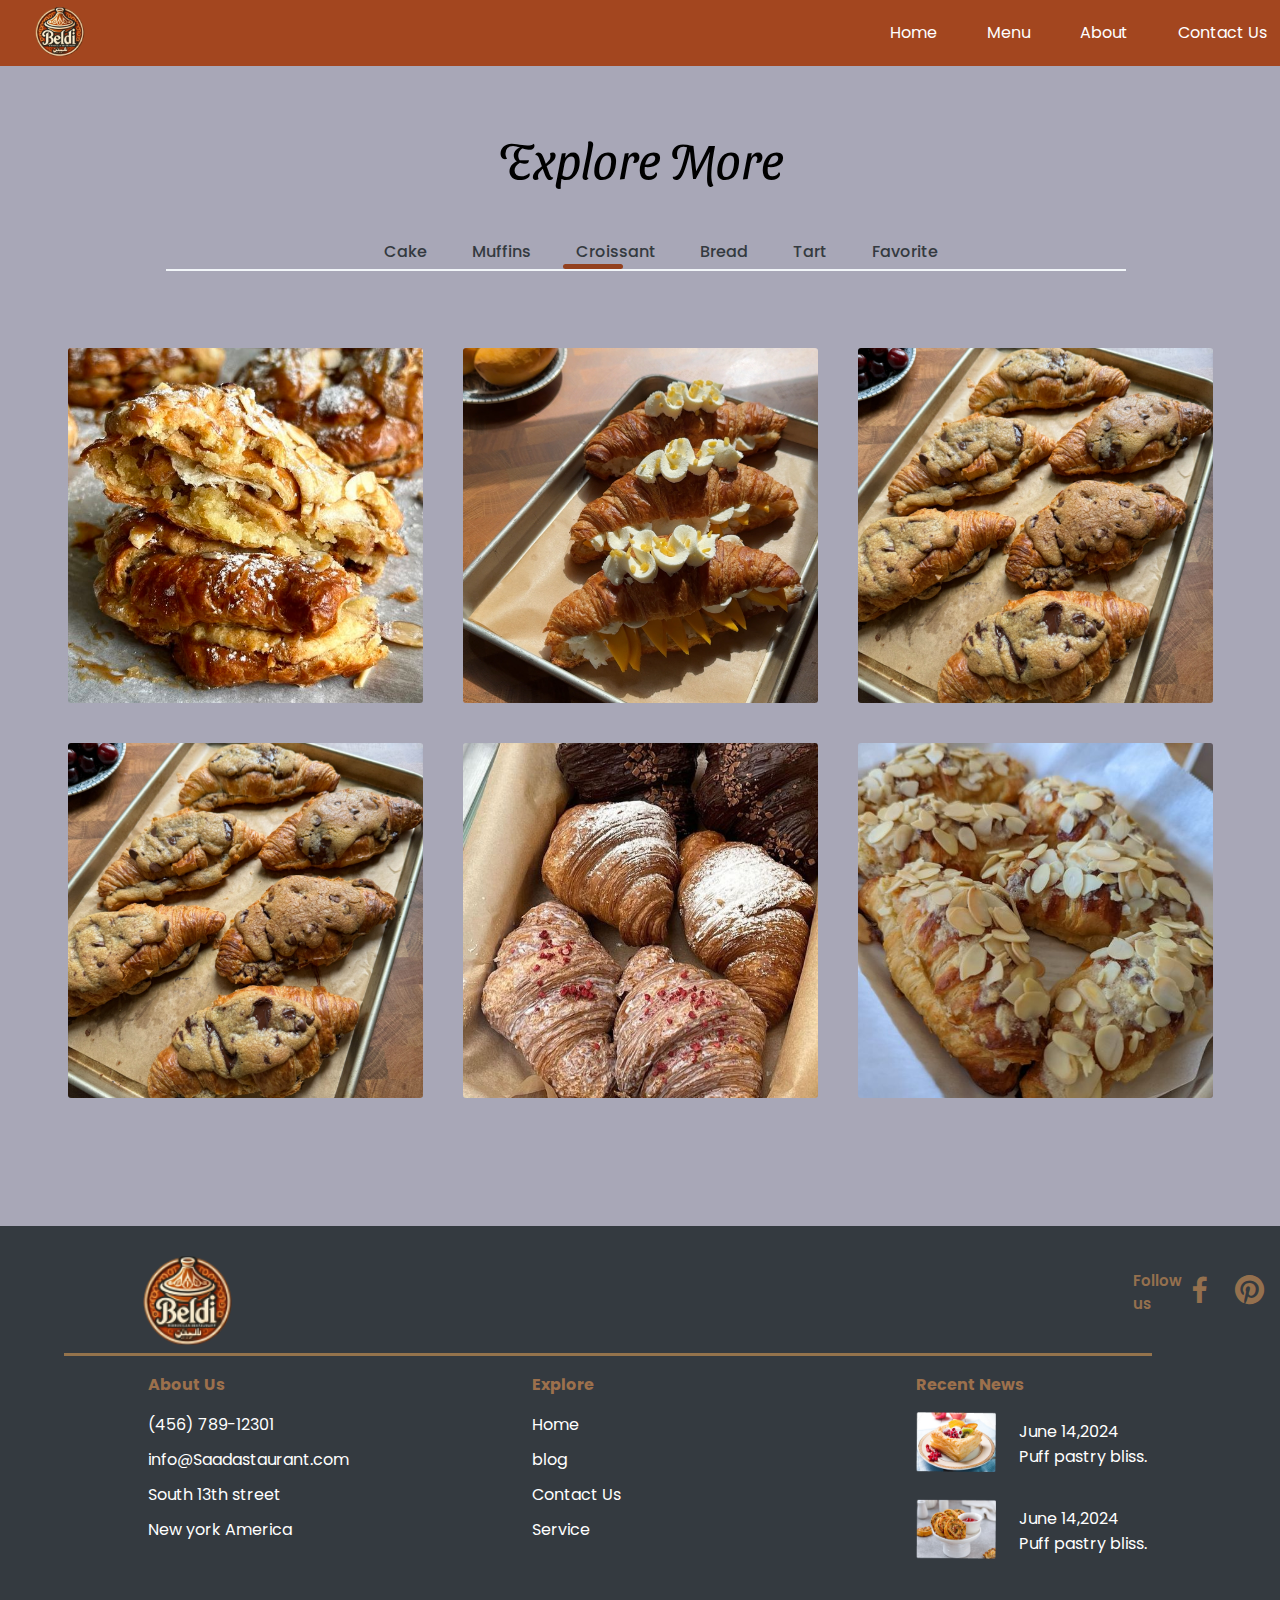
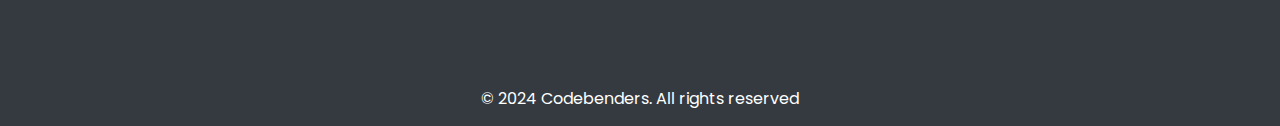
<file: more3.html>
<!DOCTYPE html>
<html>
<head>
	<meta charset="utf-8">
	<title>resturant Saada</title>
	<link rel="stylesheet" href="https://unpkg.com/boxicons@latest/css/boxicons.min.css">
	<link rel="stylesheet" type="text/css" href="style.css">
  <link href="https://fonts.googleapis.com/css2?family=Paytone+One&family=Poppins:wght@100;200;300;400;500;600;700;800;900&display=swap" rel="stylesheet">
  <link href="https://fonts.googleapis.com/css2?family=Sansita+Swashed&display=swap" rel="stylesheet">
  <link rel="stylesheet" href="https://cdnjs.cloudflare.com/ajax/libs/font-awesome/6.0.0-beta3/css/all.min.css">

	<style>
		.logo{
			width: 50px;
			height: 50px;
			padding-top:9% ;
			padding-left: 65%;
		}
	</style>
	<body>
</head>
<body style="background-color: rgb(168, 167, 183);">
	
	<!--header--->
	<header class="rt">
		<a href="#">
		<img class="logo" src="image 1.png"></div>
	</a>
		<ul class="navbar">
			<li><a href="index.html">Home</a></li>
			<li><a href="menu.html">Menu</a></li>
			<li><a href="about.html">About</a></li>
			<li><a href="contact.html">Contact Us</a></li>
		</ul>
	</header>
<div class="title-more">
    <p>Explore More</p>
</div>
<div class="choix">
    <div>
        <p><a href="more1.html">Cake</a></p>
    </div>
    <div>
        <p><a href="more2.html">Muffins</a></p>
    </div>
    <div>
        <p><a href="more3.html">Croissant</a></p>
    </div>
    <div>
        <p><a href="more4.html">Bread</a></p>
    </div>
    <div>
        <p><a href="more5.html">Tart</a></p>
    </div>
    <div>
        <p><a href="more6.html">Favorite</a></p>
    </div>
</div>
<div class="vid3">
</div>
<div class="vides2">
</div>
<div class="tart0">
    <div>
        <img src="image/Croissant3.jpg" alt="cake">
    </div>
    <div>
        <img src="image/Croissant2.jpg" alt="cake">
    </div>
    <div>
        <img src="image/Croissant1.jpg" alt="cake">
    </div>
    <div>
        <img src="image/Croissant1.jpg" alt="cake">
    </div>
    <div>
        <img src="image/Croissant6.jpg" alt="cake">
    </div>
    <div>
        <img src="image/Croissant5.jpg" alt="cake">
    </div>
</div>


    <!--footer--->
<section class="contact">
    <div class="footer">
            <div class="logocontact">
                <img class="logos" src="image 1.png"></div>
                    <div class="social">
                        <h6>Follow us</h6>
                        <a href="#"><i class='bx bxl-facebook' ></i></a>
                        <a href="#"><i class='bx bxl-pinterest' ></i></a>
                        <a href="#"><i class='bx bxl-whatsapp'></i></a>
                        <a href="#"><i class='bx bxl-instagram-alt' ></i></a>
                    </div>
            </div>
            <div class="vide">
                
            </div>
        <div class="main">
            <div class="list">
                <h4>About Us</h4>
                <ul>
                    <li><a href="#">(456) 789-12301</a></li>
                    <li><a href="#">info@Saadastaurant.com</a></li>
                    <li><a href="#">South 13th street</a></li>
                    <li><a href="#">New york America</a></li>
                </ul>
            </div>

            <div class="list">
                <h4>Explore</h4>
                <ul>
                    <li><a href="resturant.html">Home</a></li>
                    <li><a href="#">blog</a></li>
                    <li><a href="contact.html">Contact Us</a></li>
                    <li><a href="#">Service</a></li>
                </ul>
            </div>
            <div class="list">
                <h4>Recent News</h4>
                <ul>
                    <li><img src="foot.png" width="80px" height="60px" ></li>
                    <div class="place">
                    <p class="date">June 14,2024</p>
                    <p >Puff pastry bliss.</p>
                </div>
                <div class="place3">
                    <li class="poss"><img src="foot2.png" width="80px" height="60px"></li>
                    <div class="place2">
                        <p class="date">June 14,2024</p>
                        <p type>Puff pastry bliss.</p>
                    </div>
                </div>
                </ul>
            </div>
            </div>
        </div>
    </div>

    <div class="end-text">
        <p>© 2024 Codebenders. All rights reserved</p>
    </div>
</section>
</body>
</html>
</file>
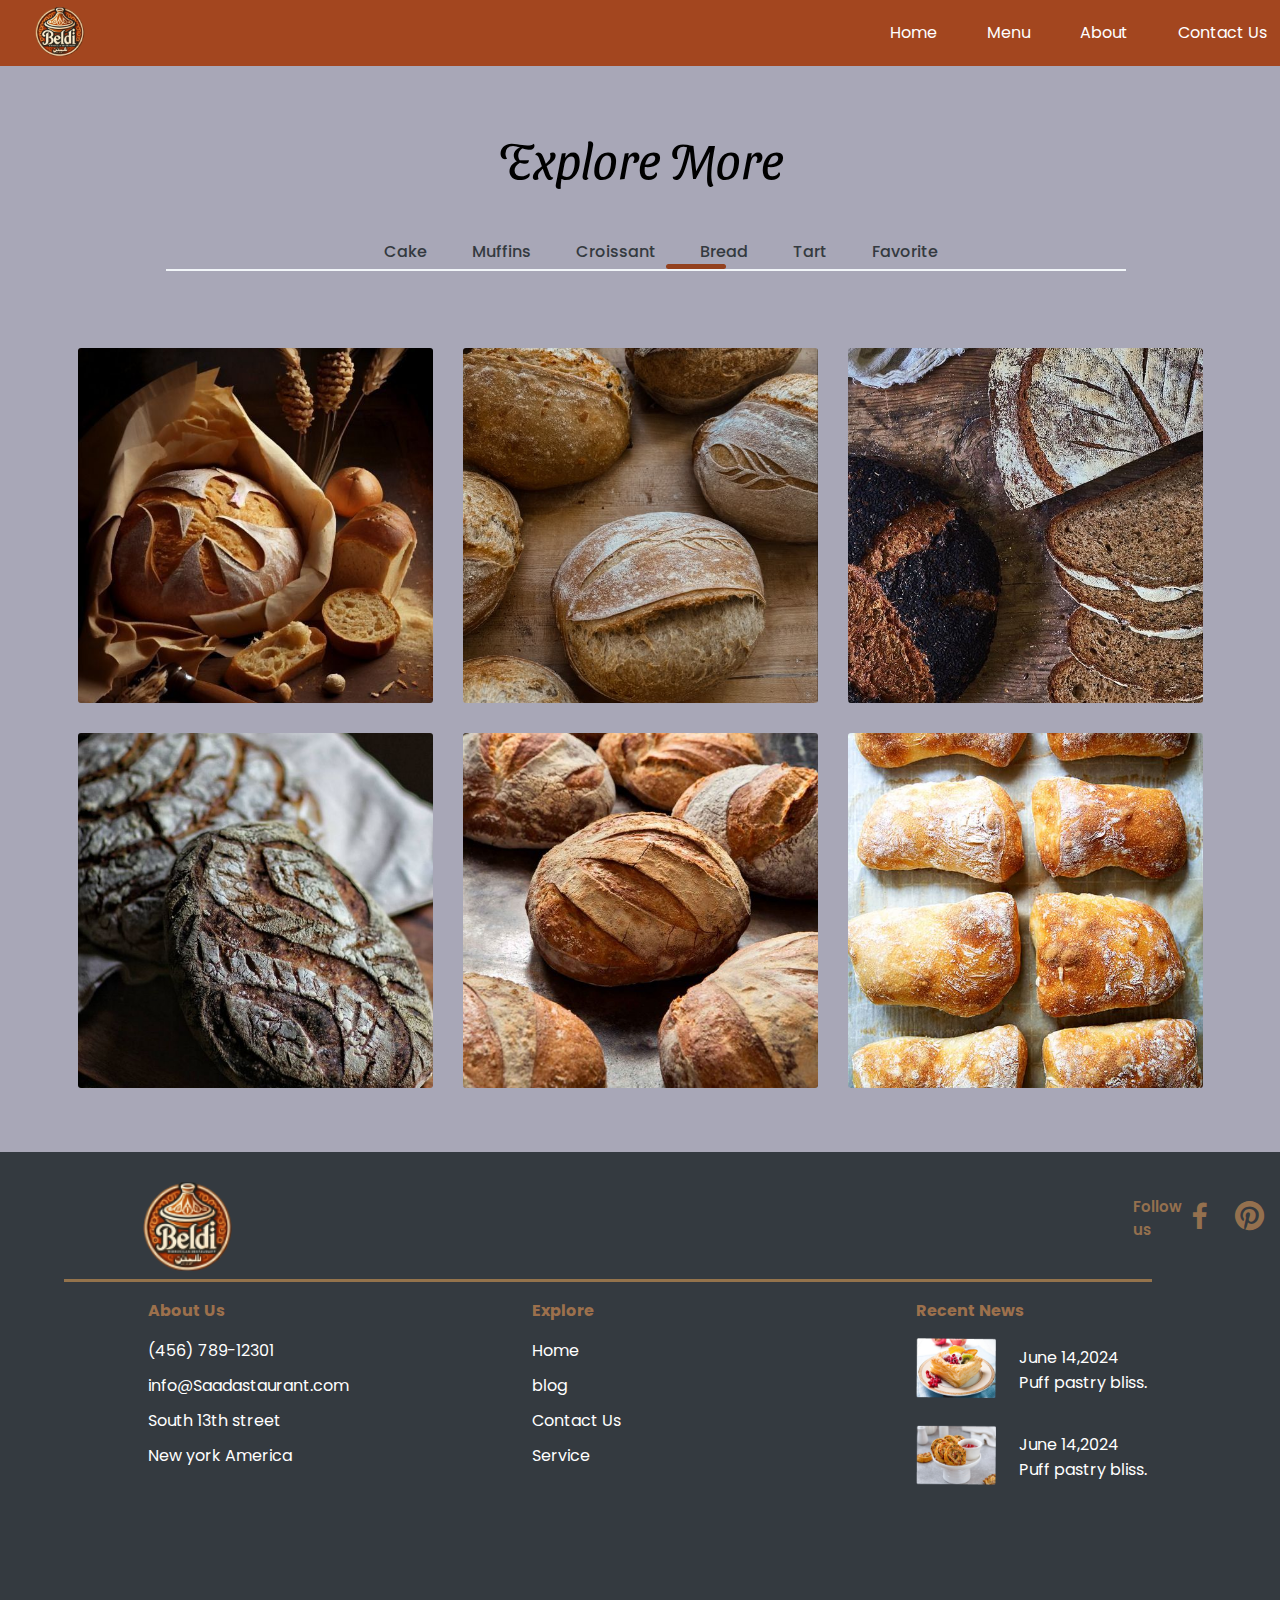
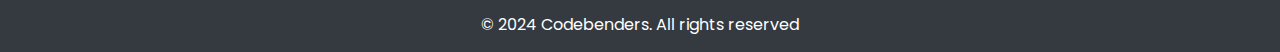
<file: more4.html>
<!DOCTYPE html>
<html>
<head>
	<meta charset="utf-8">
	<title>resturant Saada</title>
	<link rel="stylesheet" href="https://unpkg.com/boxicons@latest/css/boxicons.min.css">
	<link rel="stylesheet" type="text/css" href="style.css">
  <link href="https://fonts.googleapis.com/css2?family=Paytone+One&family=Poppins:wght@100;200;300;400;500;600;700;800;900&display=swap" rel="stylesheet">
  <link href="https://fonts.googleapis.com/css2?family=Sansita+Swashed&display=swap" rel="stylesheet">
  <link rel="stylesheet" href="https://cdnjs.cloudflare.com/ajax/libs/font-awesome/6.0.0-beta3/css/all.min.css">

	<style>
		.logo{
			width: 50px;
			height: 50px;
			padding-top:9% ;
			padding-left: 65%;
		}
	</style>
	<body>
</head>
<body style="background-color: rgb(168, 167, 183);">
	
	<!--header--->
	<header class="rt">
		<a href="#">
		<img class="logo" src="image 1.png"></div>
	</a>
		<ul class="navbar">
			<li><a href="index.html">Home</a></li>
			<li><a href="menu.html">Menu</a></li>
			<li><a href="about.html">About</a></li>
			<li><a href="contact.html">Contact Us</a></li>
		</ul>
	</header>
<div class="title-more">
    <p>Explore More</p>
</div>
<div class="choix">
    <div>
        <p><a href="more1.html">Cake</a></p>
    </div>
    <div>
        <p><a href="more2.html">Muffins</a></p>
    </div>
    <div>
        <p><a href="more3.html">Croissant</a></p>
    </div>
    <div>
        <p><a href="more4.html">Bread</a></p>
    </div>
    <div>
        <p><a href="more5.html">Tart</a></p>
    </div>
    <div>
        <p><a href="more6.html">Favorite</a></p>
    </div>
</div>
<div class="vid4">
</div>
<div class="vides2">
</div>
<div class="grides2">
    <div>
        <img src="bread1.jpg" alt="cake">
    </div>
    <div>
        <img src="bread2.jpg" alt="cake">
    </div>
    <div>
        <img src="bread3.jpg" alt="cake">
    </div>
    <div>
        <img src="bread4.jpg" alt="cake">
    </div>
    <div>
        <img src="bread5.jpg" alt="cake">
    </div>
    <div>
        <img src="bread6.jpg" alt="cake">
    </div>
</div>


    <!--footer--->
<section class="contact">
    <div class="footer">
            <div class="logocontact">
                <img class="logos" src="image 1.png"></div>
                    <div class="social">
                        <h6>Follow us</h6>
                        <a href="#"><i class='bx bxl-facebook' ></i></a>
                        <a href="#"><i class='bx bxl-pinterest' ></i></a>
                        <a href="#"><i class='bx bxl-whatsapp'></i></a>
                        <a href="#"><i class='bx bxl-instagram-alt' ></i></a>
                    </div>
            </div>
            <div class="vide">
                
            </div>
        <div class="main">
            <div class="list">
                <h4>About Us</h4>
                <ul>
                    <li><a href="#">(456) 789-12301</a></li>
                    <li><a href="#">info@Saadastaurant.com</a></li>
                    <li><a href="#">South 13th street</a></li>
                    <li><a href="#">New york America</a></li>
                </ul>
            </div>

            <div class="list">
                <h4>Explore</h4>
                <ul>
                    <li><a href="resturant.html">Home</a></li>
                    <li><a href="#">blog</a></li>
                    <li><a href="contact.html">Contact Us</a></li>
                    <li><a href="#">Service</a></li>
                </ul>
            </div>
            <div class="list">
                <h4>Recent News</h4>
                <ul>
                    <li><img src="foot.png" width="80px" height="60px" ></li>
                    <div class="place">
                    <p class="date">June 14,2024</p>
                    <p >Puff pastry bliss.</p>
                </div>
                <div class="place3">
                    <li class="poss"><img src="foot2.png" width="80px" height="60px"></li>
                    <div class="place2">
                        <p class="date">June 14,2024</p>
                        <p type>Puff pastry bliss.</p>
                    </div>
                </div>
                </ul>
            </div>
            </div>
        </div>
    </div>

    <div class="end-text">
        <p>© 2024 Codebenders. All rights reserved</p>
    </div>
</section>
</body>
</html>
</file>
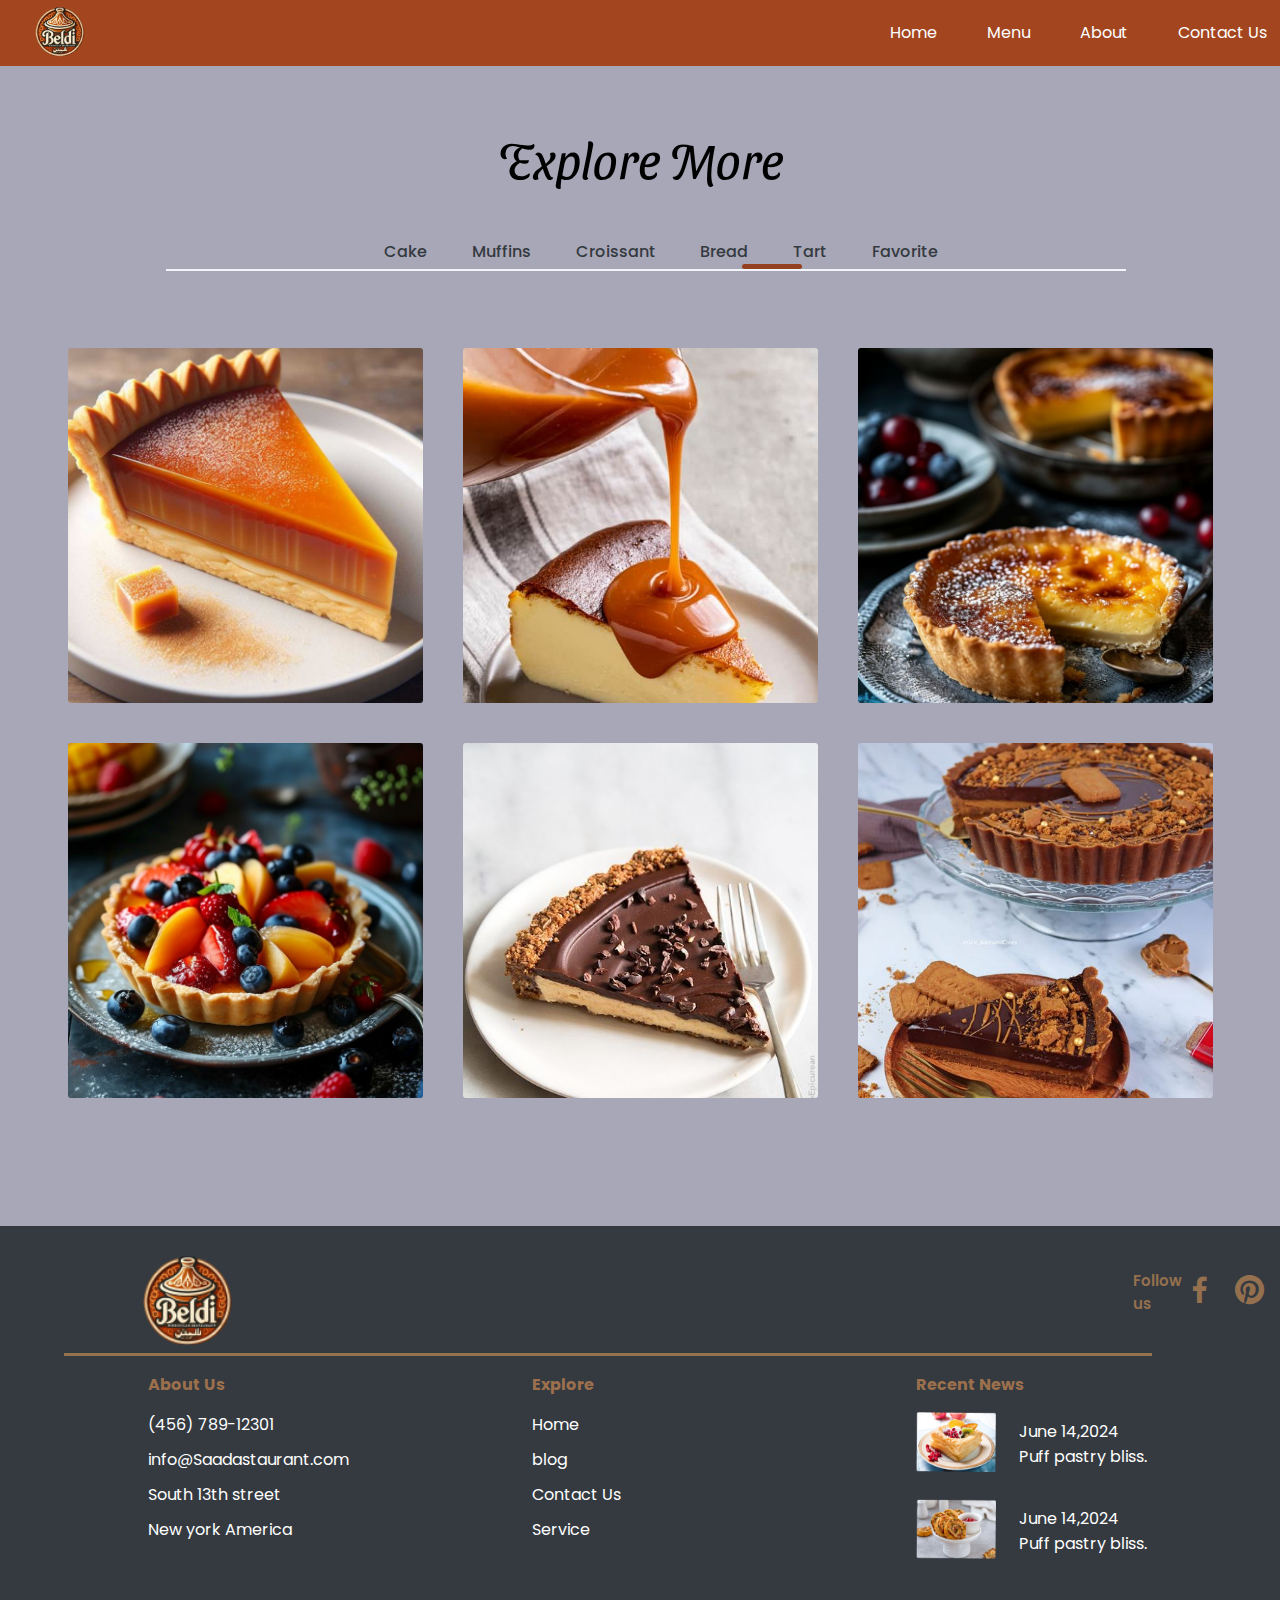
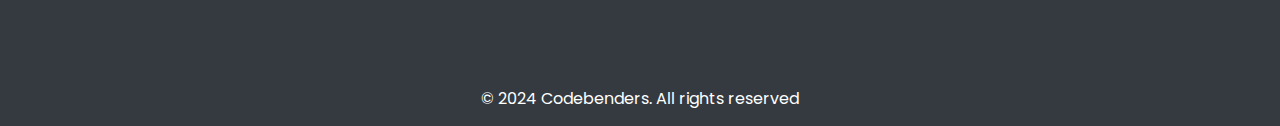
<file: more5.html>
<!DOCTYPE html>
<html>
<head>
	<meta charset="utf-8">
	<title>resturant Saada</title>
	<link rel="stylesheet" href="https://unpkg.com/boxicons@latest/css/boxicons.min.css">
	<link rel="stylesheet" type="text/css" href="style.css">
  <link href="https://fonts.googleapis.com/css2?family=Paytone+One&family=Poppins:wght@100;200;300;400;500;600;700;800;900&display=swap" rel="stylesheet">
  <link href="https://fonts.googleapis.com/css2?family=Sansita+Swashed&display=swap" rel="stylesheet">
  <link rel="stylesheet" href="https://cdnjs.cloudflare.com/ajax/libs/font-awesome/6.0.0-beta3/css/all.min.css">

	<style>
		.logo{
			width: 50px;
			height: 50px;
			padding-top:9% ;
			padding-left: 65%;
		}
	</style>
	<body>
</head>
<body style="background-color: rgb(168, 167, 183);">
	
	<!--header--->
	<header class="rt">
		<a href="#">
		<img class="logo" src="image 1.png"></div>
	</a>
		<ul class="navbar">
			<li><a href="index.html">Home</a></li>
			<li><a href="menu.html">Menu</a></li>
			<li><a href="about.html">About</a></li>
			<li><a href="contact.html">Contact Us</a></li>
		</ul>
	</header>
<div class="title-more">
    <p>Explore More</p>
</div>
<div class="choix">
    <div>
        <p><a href="more1.html">Cake</a></p>
    </div>
    <div>
        <p><a href="more2.html">Muffins</a></p>
    </div>
    <div>
        <p><a href="more3.html">Croissant</a></p>
    </div>
    <div>
        <p><a href="more4.html">Bread</a></p>
    </div>
    <div>
        <p><a href="more5.html">Tart</a></p>
    </div>
    <div>
        <p><a href="more6.html">Favorite</a></p>
    </div>
</div>
<div class="vid5">
</div>
<div class="vides2">
</div>
<div class="tart0">
    <div>
        <img src="tart1.jpg" alt="cake">
    </div>
    <div>
        <img src="tart2.jpg" alt="cake">
    </div>
    <div>
        <img src="tart3.jpg" alt="cake">
    </div>
    <div>
        <img src="tart4.jpg" alt="cake">
    </div>
    <div>
        <img src="tart5.jpg" alt="cake">
    </div>
    <div>
        <img src="tart6.jpg" alt="cake">
    </div>
</div>


    <!--footer--->
<section class="contact">
    <div class="footer">
            <div class="logocontact">
                <img class="logos" src="image 1.png"></div>
                    <div class="social">
                        <h6>Follow us</h6>
                        <a href="#"><i class='bx bxl-facebook' ></i></a>
                        <a href="#"><i class='bx bxl-pinterest' ></i></a>
                        <a href="#"><i class='bx bxl-whatsapp'></i></a>
                        <a href="#"><i class='bx bxl-instagram-alt' ></i></a>
                    </div>
            </div>
            <div class="vide">
                
            </div>
        <div class="main">
            <div class="list">
                <h4>About Us</h4>
                <ul>
                    <li><a href="#">(456) 789-12301</a></li>
                    <li><a href="#">info@Saadastaurant.com</a></li>
                    <li><a href="#">South 13th street</a></li>
                    <li><a href="#">New york America</a></li>
                </ul>
            </div>

            <div class="list">
                <h4>Explore</h4>
                <ul>
                    <li><a href="resturant.html">Home</a></li>
                    <li><a href="#">blog</a></li>
                    <li><a href="contact.html">Contact Us</a></li>
                    <li><a href="#">Service</a></li>
                </ul>
            </div>
            <div class="list">
                <h4>Recent News</h4>
                <ul>
                    <li><img src="foot.png" width="80px" height="60px" ></li>
                    <div class="place">
                    <p class="date">June 14,2024</p>
                    <p >Puff pastry bliss.</p>
                </div>
                <div class="place3">
                    <li class="poss"><img src="foot2.png" width="80px" height="60px"></li>
                    <div class="place2">
                        <p class="date">June 14,2024</p>
                        <p type>Puff pastry bliss.</p>
                    </div>
                </div>
                </ul>
            </div>
            </div>
        </div>
    </div>

    <div class="end-text">
        <p>© 2024 Codebenders. All rights reserved</p>
    </div>
</section>
</body>
</html>
</file>
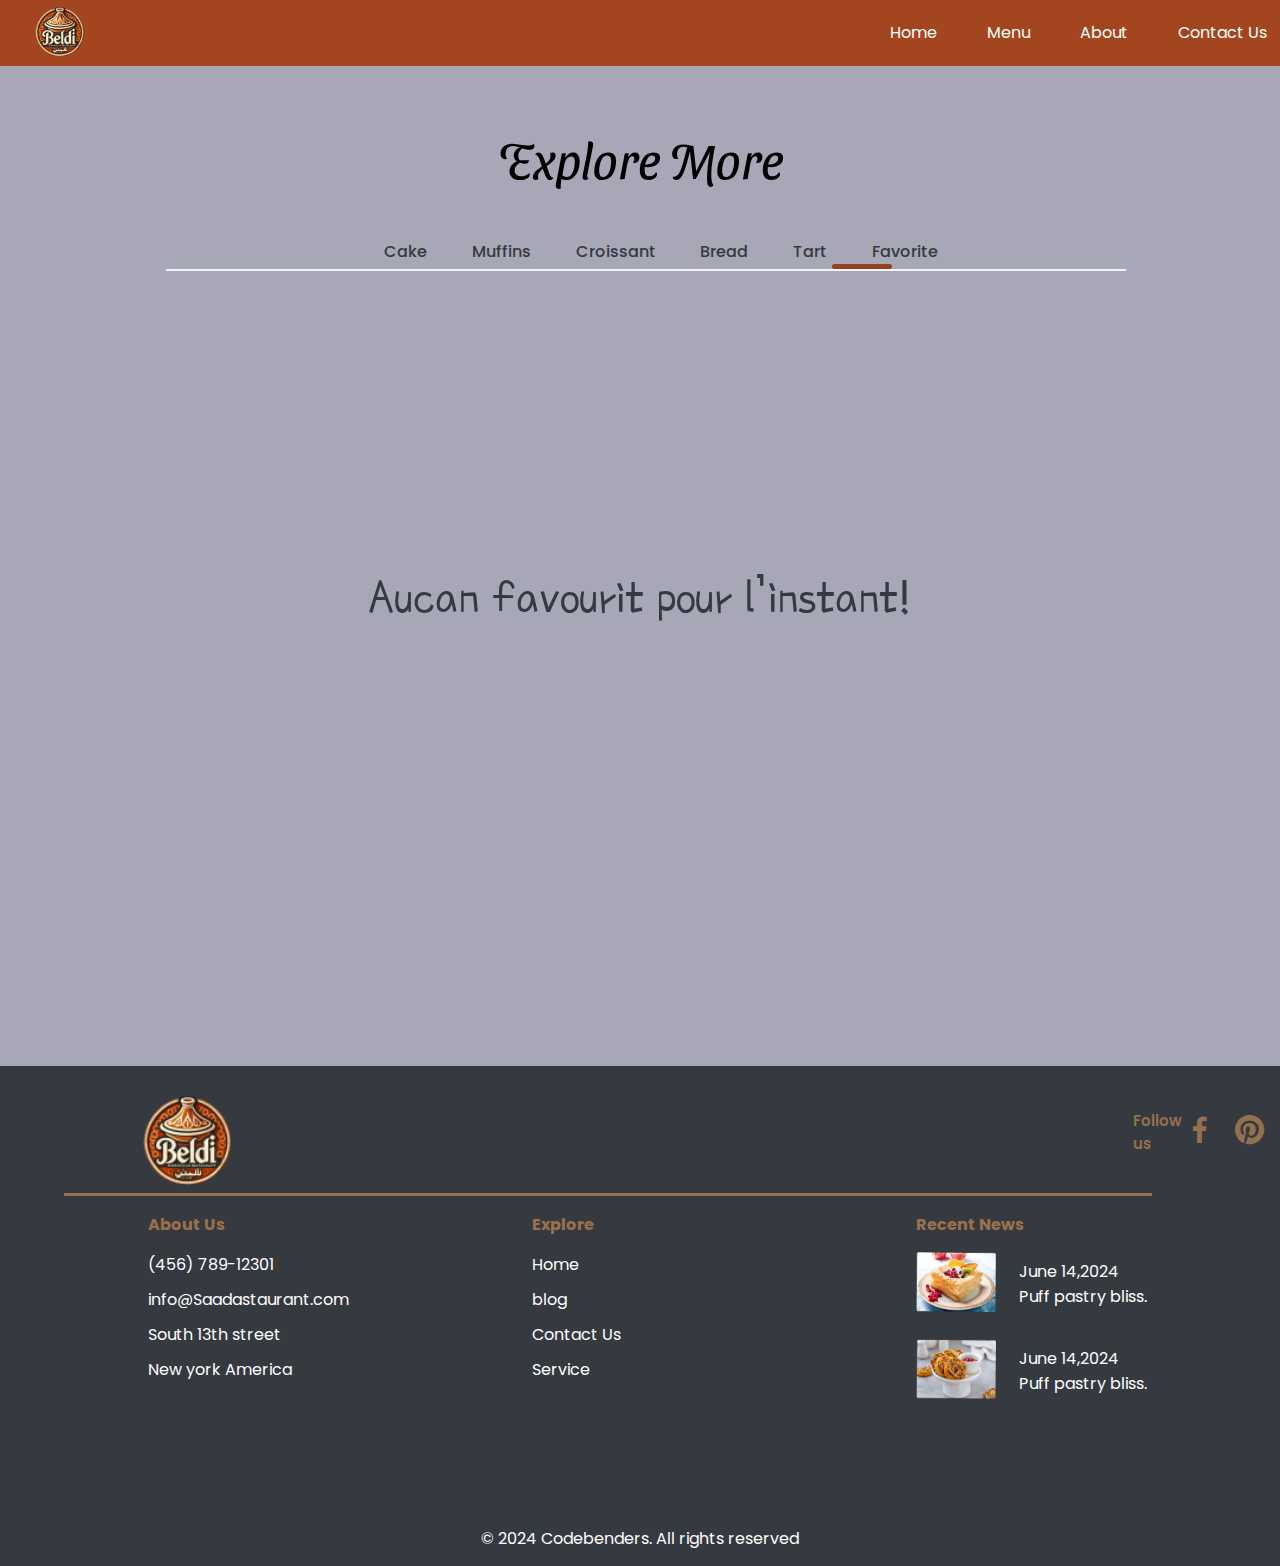
<file: more6.html>
<!DOCTYPE html>
<html>
<head>
	<meta charset="utf-8">
	<title>resturant Saada</title>
	<link rel="stylesheet" href="https://unpkg.com/boxicons@latest/css/boxicons.min.css">
	<link rel="stylesheet" type="text/css" href="style.css">
  <link href="https://fonts.googleapis.com/css2?family=Paytone+One&family=Poppins:wght@100;200;300;400;500;600;700;800;900&display=swap" rel="stylesheet">
  <link href="https://fonts.googleapis.com/css2?family=Sansita+Swashed&display=swap" rel="stylesheet">
  <link rel="stylesheet" href="https://cdnjs.cloudflare.com/ajax/libs/font-awesome/6.0.0-beta3/css/all.min.css">
  <link rel="preconnect" href="https://fonts.googleapis.com">
<link rel="preconnect" href="https://fonts.gstatic.com" crossorigin>
<link href="https://fonts.googleapis.com/css2?family=Poor+Story&display=swap" rel="stylesheet">

	<style>
		.logo{
			width: 50px;
			height: 50px;
			padding-top:9% ;
			padding-left: 65%;
		}
	</style>
	<body>
</head>
<body style="background-color: rgb(168, 167, 183);">
	
	<!--header--->
	<header class="rt">
		<a href="#">
		<img class="logo" src="image 1.png"></div>
	</a>
		<ul class="navbar">
			<li><a href="index.html">Home</a></li>
			<li><a href="menu.html">Menu</a></li>
			<li><a href="about.html">About</a></li>
			<li><a href="contact.html">Contact Us</a></li>
		</ul>
	</header>
<div class="title-more">
    <p>Explore More</p>
</div>
<div class="choix">
    <div>
        <p><a href="more1.html">Cake</a></p>
    </div>
    <div>
        <p><a href="more2.html">Muffins</a></p>
    </div>
    <div>
        <p><a href="more3.html">Croissant</a></p>
    </div>
    <div>
        <p><a href="more4.html">Bread</a></p>
    </div>
    <div>
        <p><a href="more5.html">Tart</a></p>
    </div>
    <div>
        <p><a href="more6.html">Favorite</a></p>
    </div>
</div>
<div class="vid6">
</div>
<div class="vides2">
</div>
<p class="fav">Aucan favourit pour l’instant!</p>
    <!--footer--->
<section class="contact">
    <div class="footer">
            <div class="logocontact">
                <img class="logos" src="image 1.png"></div>
                    <div class="social">
                        <h6>Follow us</h6>
                        <a href="#"><i class='bx bxl-facebook' ></i></a>
                        <a href="#"><i class='bx bxl-pinterest' ></i></a>
                        <a href="#"><i class='bx bxl-whatsapp'></i></a>
                        <a href="#"><i class='bx bxl-instagram-alt' ></i></a>
                    </div>
            </div>
            <div class="vide">
                
            </div>
        <div class="main">
            <div class="list">
                <h4>About Us</h4>
                <ul>
                    <li><a href="#">(456) 789-12301</a></li>
                    <li><a href="#">info@Saadastaurant.com</a></li>
                    <li><a href="#">South 13th street</a></li>
                    <li><a href="#">New york America</a></li>
                </ul>
            </div>

            <div class="list">
                <h4>Explore</h4>
                <ul>
                    <li><a href="resturant.html">Home</a></li>
                    <li><a href="#">blog</a></li>
                    <li><a href="contact.html">Contact Us</a></li>
                    <li><a href="#">Service</a></li>
                </ul>
            </div>
            <div class="list">
                <h4>Recent News</h4>
                <ul>
                    <li><img src="foot.png" width="80px" height="60px" ></li>
                    <div class="place">
                    <p class="date">June 14,2024</p>
                    <p >Puff pastry bliss.</p>
                </div>
                <div class="place3">
                    <li class="poss"><img src="foot2.png" width="80px" height="60px"></li>
                    <div class="place2">
                        <p class="date">June 14,2024</p>
                        <p type>Puff pastry bliss.</p>
                    </div>
                </div>
                </ul>
            </div>
            </div>
        </div>
    </div>

    <div class="end-text">
        <p>© 2024 Codebenders. All rights reserved</p>
    </div>
</section>
</body>
</html>
</file>
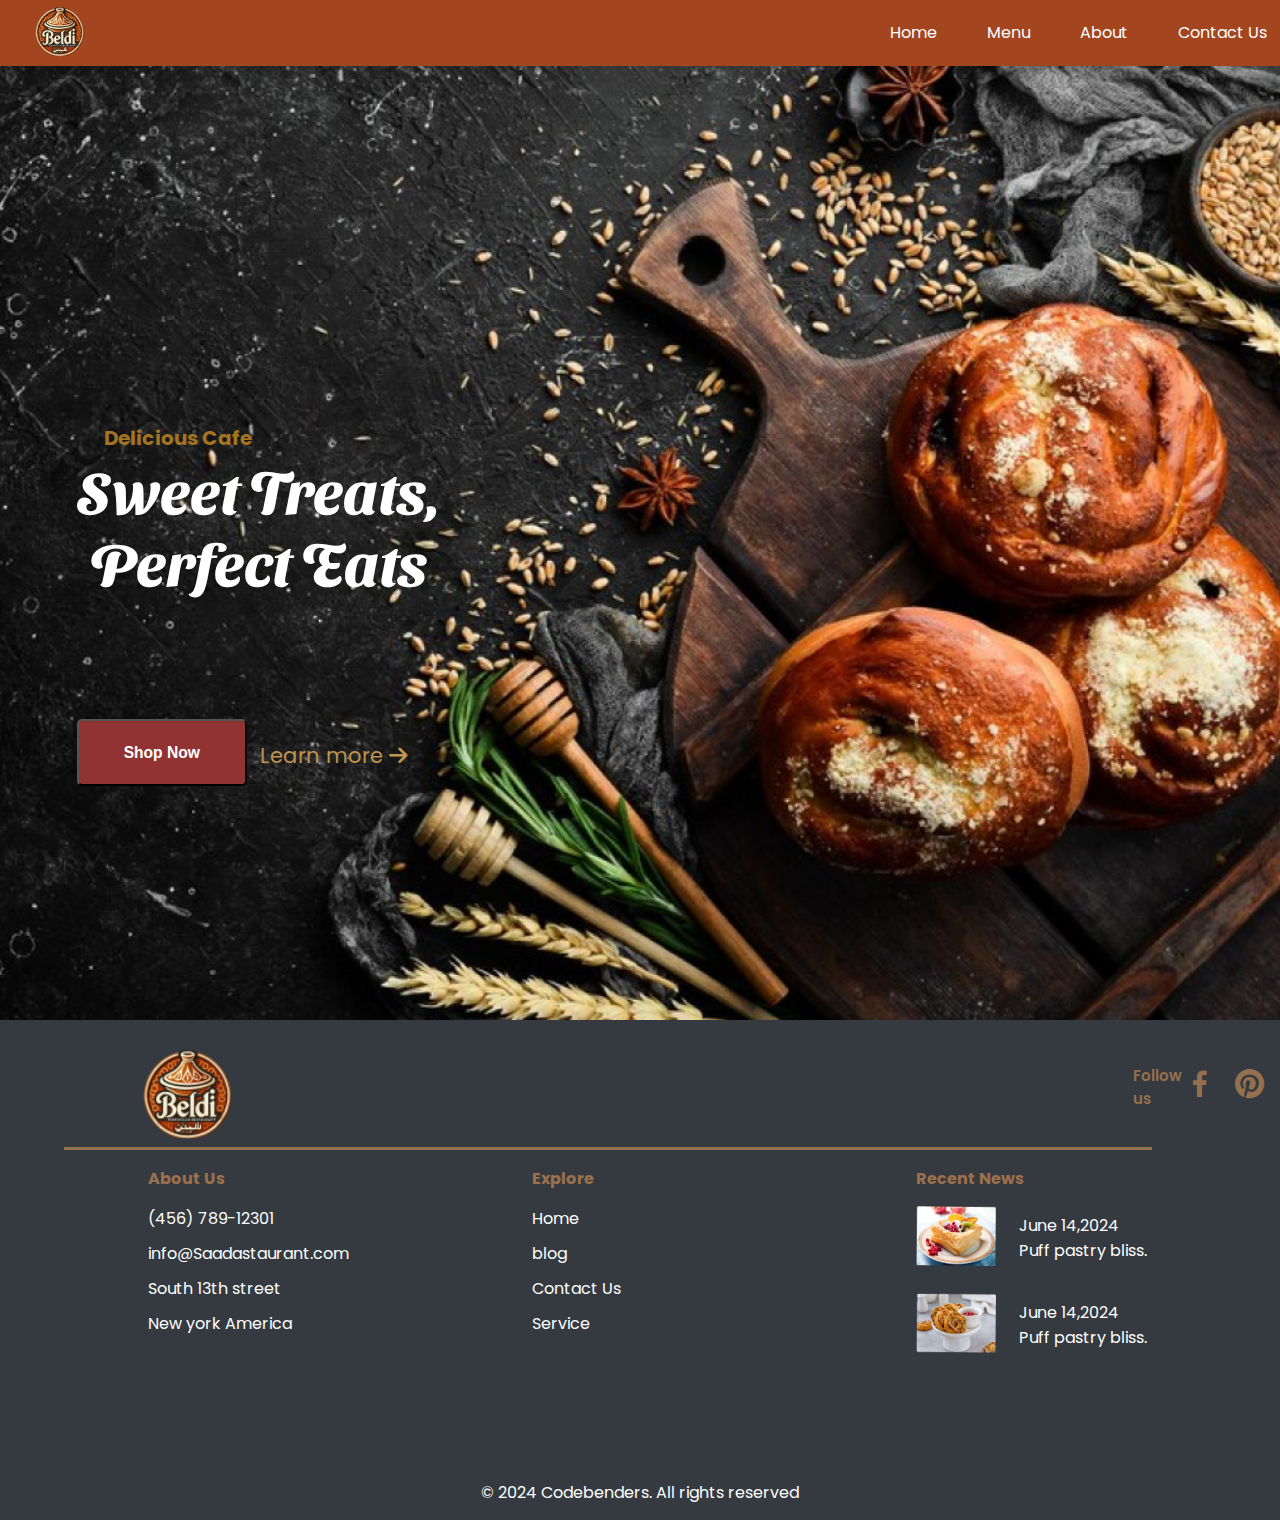
<file: resturant.html>
<!DOCTYPE html>
<html>
<head>
	<meta charset="utf-8">
	<title>resturant Saada</title>
	<link rel="stylesheet" href="https://unpkg.com/boxicons@latest/css/boxicons.min.css">
	<link rel="stylesheet" type="text/css" href="style.css">
  <link href="https://fonts.googleapis.com/css2?family=Paytone+One&family=Poppins:wght@100;200;300;400;500;600;700;800;900&display=swap" rel="stylesheet">
  <link href="https://fonts.googleapis.com/css2?family=Sansita+Swashed&display=swap" rel="stylesheet">
  <link rel="stylesheet" href="https://cdnjs.cloudflare.com/ajax/libs/font-awesome/6.0.0-beta3/css/all.min.css">

	<style>
		.logo{
			width: 50px;
			height: 50px;
			padding-top:9% ;
			padding-left: 65%;
		}
	</style>
	<body>
</head>
<body>
	
	<!--header--->
	<header class="rt">
		<a href="#">
		<img class="logo" src="image 1.png"></div>
	</a>
		<ul class="navbar">
			<li><a href="resturant.html">Home</a></li>
			<li><a href="menu.html">Menu</a></li>
			<li><a href="about.html">About</a></li>
			<li><a href="contact.html">Contact Us</a></li>
		</ul>
	</header>
	<!--Home section--->
	<section class="home" id="home">
		<div class="home-text">
			<h5>Delicious Cafe</h5>
			<h1>Sweet Treats,<br>
				Perfect Eats</h1>
				<div class="boot">
				<button class="button-text"><a href="menu.html"><h3>Shop Now</h3></a></button>
				<a href="about.html"><p>Learn more <i class="fa fa-arrow-right" aria-hidden="true"></i></p></a>
				</div>
				
</div>
		</div>
	</section>
	<!--footer--->
	<section class="contact">
		<div class="footer">
				<div class="logocontact">
					<img class="logos" src="image 1.png"></div>
						<div class="social">
							<h6>Follow us</h6>
							<a href="#"><i class='bx bxl-facebook' ></i></a>
							<a href="#"><i class='bx bxl-pinterest' ></i></a>
							<a href="#"><i class='bx bxl-whatsapp'></i></a>
							<a href="#"><i class='bx bxl-instagram-alt' ></i></a>
						</div>
				</div>
				<div class="vide">
					
				</div>
			<div class="main">
				<div class="list">
					<h4>About Us</h4>
					<ul>
						<li><a href="#">(456) 789-12301</a></li>
						<li><a href="#">info@Saadastaurant.com</a></li>
						<li><a href="#">South 13th street</a></li>
						<li><a href="#">New york America</a></li>
					</ul>
				</div>

				<div class="list">
					<h4>Explore</h4>
					<ul>
						<li><a href="resturant.html">Home</a></li>
						<li><a href="#">blog</a></li>
						<li><a href="contact.html">Contact Us</a></li>
						<li><a href="#">Service</a></li>
					</ul>
				</div>
				<div class="list">
					<h4>Recent News</h4>
					<ul>
						<li><img src="foot.png" width="80px" height="60px" ></li>
						<div class="place">
						<p class="date">June 14,2024</p>
						<p >Puff pastry bliss.</p>
					</div>
					<div class="place3">
						<li class="poss"><img src="foot2.png" width="80px" height="60px"></li>
						<div class="place2">
							<p class="date">June 14,2024</p>
							<p type>Puff pastry bliss.</p>
						</div>
					</div>
					</ul>
				</div>
				</div>
			</div>
		</div>

		<div class="end-text">
			<p>© 2024 Codebenders. All rights reserved</p>
		</div>
	</section>
</body>
</html>
</file>
<file: style.css>
*{
    padding:0;
    margin: 0;
}
body {
    margin: 0;
    font-family: 'Poppins', sans-serif;
    background-color: #f8f9fa;
    padding: 0;
    overflow-x: hidden;
}

header{
    display: flex;
    align-items: center;
    justify-content: space-between;
    padding: 2px;
    background-color:rgb(163, 70, 31);
    color: white;
    position: fixed;
	width: 100%;
	z-index: 1000;
	transition: ease .40s;
}

.logo {
    width: 50px;
    height: 50px;
}

.navbar {
    list-style: none;
    display: flex;
    gap: 20px;
    margin: 0;
}

.navbar li {
    display: inline;
}

.navbar a {
    color: white;
    text-decoration: none;
    padding: 8px 15px;
    transition: background 0.3s;
}

.navbar a:hover {
    background-color: #57573ad5;
    border-radius: 5px;
} 

.home {
    background: url('Rectangle-10.png') no-repeat center center/cover ; 
    display: flex;
    align-items: center;
    justify-content: center;
    color: white;
    text-align: center;
    width:100% ;
    height:1020.26px;
}
.home-text{
	position: absolute;
	left: 6%;

}

.home-text h1 {
    font-size: 60px;
    font-family: 'Sansita Swashed', cursive;
    
}
.home-text h5 {
    font-size: 20px;
       padding-right: 160px; 
       color: rgb(163, 116, 33);     
}
.contact {
    background-color: #343a40;
    color: white;
    width: 100%;
    height:500px;
}

.footer {
    display: flex;
    align-items: center;
}

.logocontact {
	display: flex;
	align-items: center;
}
.social {
    margin-top: 10px;
	display: flex;
	align-items: center;
	padding-left:900px ;
font-size: 30px;
justify-content: space-between;
}
.logos{
	padding-left: 93px;
	padding-bottom: 3px;
}
.social a {
    margin-right: 15px;
    color: rgb(148, 112, 78);
    font-size: 35px;
}
.vide{
	position: relative;
	width: 85%;
	height: 3px;
	background-color: rgb(148, 115, 76);
	top: 4px;
	left: 5%;
}
.social h6{
    position: relative;
    font-size: 15px;
    font-weight: 600;
    color:rgb(148, 112, 78); 
}
.social a:hover {
    color: #007bff;
}
.main {
    display: flex;
    justify-content:center;
    margin-top: 20px;
	padding-left: 10%;
}

.list {
    flex: 1;
    margin: 0 20px;
}

.list h4 {
    margin-bottom: 15px;
	color: rgb(156, 112, 76);
}

.list ul {
    list-style: none;
    padding: 0;
}

.list li {
    margin-bottom: 10px;
}

.list a {
    color: white;
    text-decoration: none;
}

.list a:hover {
    text-decoration: underline;
}

.end-text {
    text-align: center;
    margin-top: 20px;
}
.home-text .boot {
    display: flex;
    justify-content: center;
    position:absolute;
    top: 130%;
}
.boot a{
    text-decoration: none;
}
.boot a:hover{
    text-decoration: underline blanchedalmond;
}
.boot a p{
padding-top:62%;
font-size: 21px;
color: #bf944e;
}
.button-text a{
color: white;
}
.button-text{
    height: 67px;
    width: 170px;
margin: 70px 13px 0 0;
background-color: rgb(145, 51, 51);
border-radius: 5px;
cursor: pointer;
}
.button-text:hover{
    background: rgb(107, 84, 84);
	transform: scale(1.1);
	transition: ease .40s;
    color: #070808;
}
.logos{
    width: 90px;
    height: 90px;
    margin-left: 50px;
    margin-top: 30px;
}
.place{
    position: relative;
    left: 30%;
    bottom:70px ;
}
.place2{
    position: relative;
    left: 30%;
    bottom:70px ;
}
.place3{
    position: relative;
    bottom:40px ;
}
.sec{
    background: url('cont.png') no-repeat center center/cover ; 
height: 1600px;
    display: flex;
    align-items: center;
    justify-content: center;
    color: white;
    text-align: center;
    width:100% ;
    background-color: #dfb21d;
    height:1017.26px;
color: #070808;}
.send{
	width: 100%;
	height: 280PX;
}
.sec h2{
    position: relative;
    bottom: 260px;
    left: 30%;
    font-size:50px;
    font-weight:800;
    }


.menus{
    background: url('menu1.png') no-repeat center center/cover ;
    width:100%;
    height: 620px;
 }
  .h1{
    font-family: "Oleo Script", system-ui;
    font-size: 200px;
    color: #fafcfc;
    font-weight: 200;
    padding-top: 8%;
    text-align: center;
 }
 .title-h2{
    text-align:center;
    padding-top: 4%;
    margin-bottom: 4%;
    font-family: 'Sansita Swashed', cursive;
    font-size: 40px;
    font-weight: 150;
 }
 .grid{
    display: grid;
	grid-template-columns: repeat(3, 350px);
    justify-content: center;
    grid-template-rows: 375px 375px;
	grid-gap: 40px;
	margin-top: 2rem;
    padding-bottom:10%;
 }
 .photo{
    display: flex;
    justify-content: space-around;
    position: relative;
    bottom:50%;
    color: white;
 }
 .info{
    display:inline-block;
 }
 .info button{
background-color: #d8812f;
height: 40px;
width: 70px;
position: relative;
font-size: 20px;
color: azure;
left:40px;
border-radius: 4px;
 }
 .info button:hover{
    background: rgb(131, 118, 118);
    transform: scale(1.1);
    transition: ease .40s;
color: #673d1a;
 }
 .info i {
    font-size: 60px;
    font-weight:100;
position: relative;
left: 40px;
 }
.paragraph{
    margin-top: 12px;
    font-size: 23px;

}
.my-puct{
    display: grid;
	grid-template-columns: repeat(1, 350px);
    justify-content: center;
    margin-top: 2rem;
    padding-left:10%;
}
.text-puct{
    
    display: grid;
	grid-template-columns: repeat(1, 350px);
    justify-content: center;
    font-size: 22px;
    text-align: center;
    position: absolute;
    top:253%;
    right :40%;
    grid-gap: 20px;

    }
    .text-puct button{
        background-color: rgb(163, 69, 15);
        width: 160px;
        height: 50px;
        border-radius: 6px;
        font-size: 20px;
        font-weight: 300;
        color: white;
        margin-left: 28%;
        border: none;
    }
    .text-puct button:hover{
        background: rgb(131, 118, 118);
        transform: scale(1.1);
        transition: ease .40s;
    color: #673d1a;
    }
    .first{
        font-size: 40px;
        font-family: 'Sansita Swashed', cursive;
        word-spacing: 10px;
    }
    .option{
        font-size: 50px;
        font-weight:500;
        padding-left: 14%;
        margin-top: 2%;
        margin-bottom: 2%;
    }
    .option p a{
        padding-left: 6px;
        color: rgb(51, 147, 196);
        text-decoration: none;
    }
    .about {
        background: url('about0.png') no-repeat center center/cover ;
        width:100%;
        height: 620px;
        text-align: center;
    }
    .title-h4{
        text-align:center;
        padding-top: 14%;
        margin-bottom: 4%;
        font-family: 'Sansita Swashed', cursive;
        font-size: 50px;
        font-weight: 200;
     }
     .about button{
        background-color: rgb(163, 69, 15);
        width: 160px;
        height: 50px;
        border-radius: 6px;
        font-size: 20px;
        font-weight: 300;
        color: white;
        border: none;
     }

     .about button:hover{
            background: rgb(131, 118, 118);
            transform: scale(1.1);
            transition: ease .40s;
        color: #673d1a;
     }
     .try{
        color: rgb(158, 154, 154);
        font-size: 19px;
        padding-bottom:50px;
         position: relative;
         bottom: 6%;
     }
     .about-p{
        display: grid;
	grid-template-columns: repeat(3, 350px);
    justify-content: center;
    grid-template-rows: 226px 226px;
	grid-gap: 40px;
	margin-top: 2rem;
     }
     .about-p p{
     font-size: 30px;
     font-weight: 600;
     padding-left: 20%;
     padding-top: 25%;
     }
     .title-more{
        text-align:center;
        padding-top: 10%;
        margin-bottom: 4%;
        font-family: 'Sansita Swashed', cursive;
        font-size: 50px;
        font-weight: 200;
     }
     .choix {
        display: flex;
flex-direction: row;       
        gap: 5%;
padding-left: 30%;
font-weight: 500;
    }
    .choix a{
        text-decoration: none;
        color: #343a40;
    }
    .vides1{
   width: 60px;
   height: 5px;
   background-color: #93411f;
   border-radius: 6px;
   margin-left: 29%;
    }
    .vides2{
        width:75%;
        height:2px;
        background-color:#f1f5f8;
        margin-bottom: 6%;
        margin-left: 13%;

    }
    .grides{
    display: grid;
	grid-template-columns: repeat(3, 355px);
    justify-content: center;
    grid-template-rows: 355px 355px;
	grid-gap: 40px;
	margin-top: 2rem;
    padding-bottom:10%;
    border-radius: 3px;

}
.grides2 {
    display: grid;
    grid-template-columns: repeat(3, 355px);
    justify-content: center;
    grid-template-rows: 355px 355px;
    grid-gap: 30px;
    margin-top: 2rem;
    padding-bottom: 5%;
}

.grides2 img {
    width: 355px; 
    height: 355px; 
    object-fit: cover;
    border-radius: 3px;
}
.vid2{
    width: 60px;
    height: 5px;
    background-color: #93411f;
    border-radius: 6px;
    margin-left: 36%;
     }
     .vid3{
        width: 60px;
        height: 5px;
        background-color: #93411f;
        border-radius: 6px;
        margin-left: 44%;
         }
         .vid4{
            width: 60px;
            height: 5px;
            background-color: #93411f;
            border-radius: 6px;
            margin-left: 52%;
             }
             .vid5{
                width: 60px;
                height: 5px;
                background-color: #93411f;
                border-radius: 6px;
                margin-left: 58%;
                 }
                 .vid6{
                    width: 60px;
                    height: 5px;
                    background-color: #93411f;
                    border-radius: 6px;
                    margin-left: 65%;
                     }
                     .tart0{
                        display: grid;
                        grid-template-columns: repeat(3, 355px);
                        justify-content: center;
                        grid-template-rows: 355px 355px;
                        grid-gap: 40px;
                        margin-top: 2rem;
                        padding-bottom:10%;
                        border-radius: 3px;
                     }
                     .tart0 img{
                        width: 355px; 
                        height: 355px; 
                        object-fit: cover;
                        border-radius: 3px;
                     }
                     .fav{
                        height: 500px;
                        text-align: center;
                        padding-top: 17%;
                        font-family: "Poor Story", system-ui;
                        font-weight: 400;
                        font-style: normal;
                        font-size: 50px;
                        color: #343a40;
                     
                     }
</file>
<file: cont.css>
* {
    margin: 0;
    padding: 0;
    box-sizing: border-box;
}
img {
    max-width: 100%;
    height: auto;
}
.cover-image {
    background-size:100% ; 
    background-position: center; 
    height: 1000vh; 
    width: 100%; 
    display: flex; 
    align-items: center; 
    justify-content: center;
}
body {
    font-family: Arial, sans-serif;
    background-image: url('cont.png'); 
    background-repeat: no-repeat;
    width: 100%; 
    background-size: cover;
    overflow-x: hidden
}
header {
    display: flex;
    align-items: center;
    justify-content: space-between;
    padding: 6px;
    background-color: rgb(163, 70, 31);
    color: white;
    position: fixed;
    top: 0;
    width: 100%;
    z-index: 1000;
    transition: ease .40s;
}
.logo {
    width: 50px;
    height: 50px;
    margin-left: 80%;
}

.navbar {
    list-style: none;
    display: flex;
    
}

.navbar li {
    display: inline;
    margin-left:8px;
}

.navbar a {
    color: white;
    text-decoration: none;
    padding: 8px 15px;
    transition: background 0.3s;
}

.navbar a:hover {
    background-color: #57573ad5;
    border-radius: 5px;
}

.count-try{
    display: flex;
    align-items: center;
    justify-content: center;
    text-align: center;
    width:100% ;
    height:700px;

}

.form-container {
    padding: 40px;
    width: 800px;
    margin-top: 20%;
    margin-left: 24%;

}

h1 {
    font-size: 60px;
    color: #333;
    margin-bottom: 40px;
    line-height: 1.2;
    
}
#xr{
    position: relative;
     bottom:83px;
    left: 97%;
    
}
.input-group {
    position: relative;
    margin-bottom: 30px;
    color: #9d8888;
}

input, textarea {
    width: 100%;
    padding: 8px 0;
    border: none;
    border-bottom: 1px solid #ddd;
    font-size: 16px;
    outline: none;
    background: transparent;
    transition: border-color 0.3s;
}

input:focus, textarea:focus {
    border-bottom-color: #666;
}

textarea {
    height: 100px;
    resize: none;
}

textarea {
    border: none;
    border-bottom: 1px solid #ddd;
}

i{
    position: absolute;
    right: 0;
    top: 50%;
    transform: translateY(-50%);
    font-size: 20px;
}

.message-icon {
    top: 20px;
    transform: none;
}

input::placeholder, textarea::placeholder {
    color: #999;
}

button {
    width:210px;
    background-color: #333;
    color: white;
    border: none;
    height: 60px;
    padding: 15px 30px;
    font-size: 14px;
    font-weight: bold;
    cursor: pointer;
    transition: background-color 0.3s;
    text-transform: uppercase;
    border-radius: 5px;
}

button:hover {
    background-color: #917777;
    transform: scale(1.1);



    h1 {
        font-size: 24px;
        margin-bottom: 30px;
    }
}
.contact {
    background-color: #343a40;
    color: white;
    width: 100%;
    height:500px;
    margin-top: 15%;
}
.footer {
    display: flex;
    align-items: center;
}

.logocontact {
	display: flex;
	align-items: center;
}
.social {
    margin-top: 2px;
	display: flex;
	align-items: center;
	display: flex;
	padding-left:67% ;
    padding-top: 3%;
}
.logos{
    width: 90px;
    position: relative;
    left: 126%;
    margin-top: 30px;
    margin-bottom: 4px;
}

.social i {
    margin-right: 15px;
    color: rgb(148, 112, 78);
    font-size: 35px;
    position: relative;
    left: 40%;
}
.vide{
	position: relative;
	width: 85%;
	height: 3px;
	background-color: rgb(148, 115, 76);
	top: 4px;
	left: 5%;
}
.social h6{
    position: relative;
    font-size: 15px;
    color:rgb(148, 112, 78); 
    right:30%;
    top:13px;
}
.social a:hover {
    color: #007bff;
}
.main {
    display: flex;
    justify-content:center;
    margin-top: 20px;
	padding-left: 10%;
}

.list {
    flex: 1;
    margin: 0 20px;
}

.list h4 {
    margin-bottom: 15px;
	color: rgb(156, 112, 76);
}

.list ul {
    list-style: none;
    padding: 0;
}

.list li {
    margin-bottom: 10px;
}

.list a {
    color: white;
    text-decoration: none;
}

.list a:hover {
    text-decoration: underline;
}

.end-text {
    text-align: center;
    margin-top: 20px;
}
.social{
    display: inline;
    text-align: center;
    justify-content: space-between;
}
.contact a{
        position: relative;
        font-size: 15px;
        font-weight: 600;
        color:rgb(148, 112, 78);
}
.contact a :hover{
    color: #007bff;
}
.place{
    position: relative;
    left: 30%;
    bottom:70px ;
}
.place2{
    position: relative;
    left: 30%;
    bottom:70px ;
}
.place3{
    position: relative;
    bottom:40px ;
}
</file>
